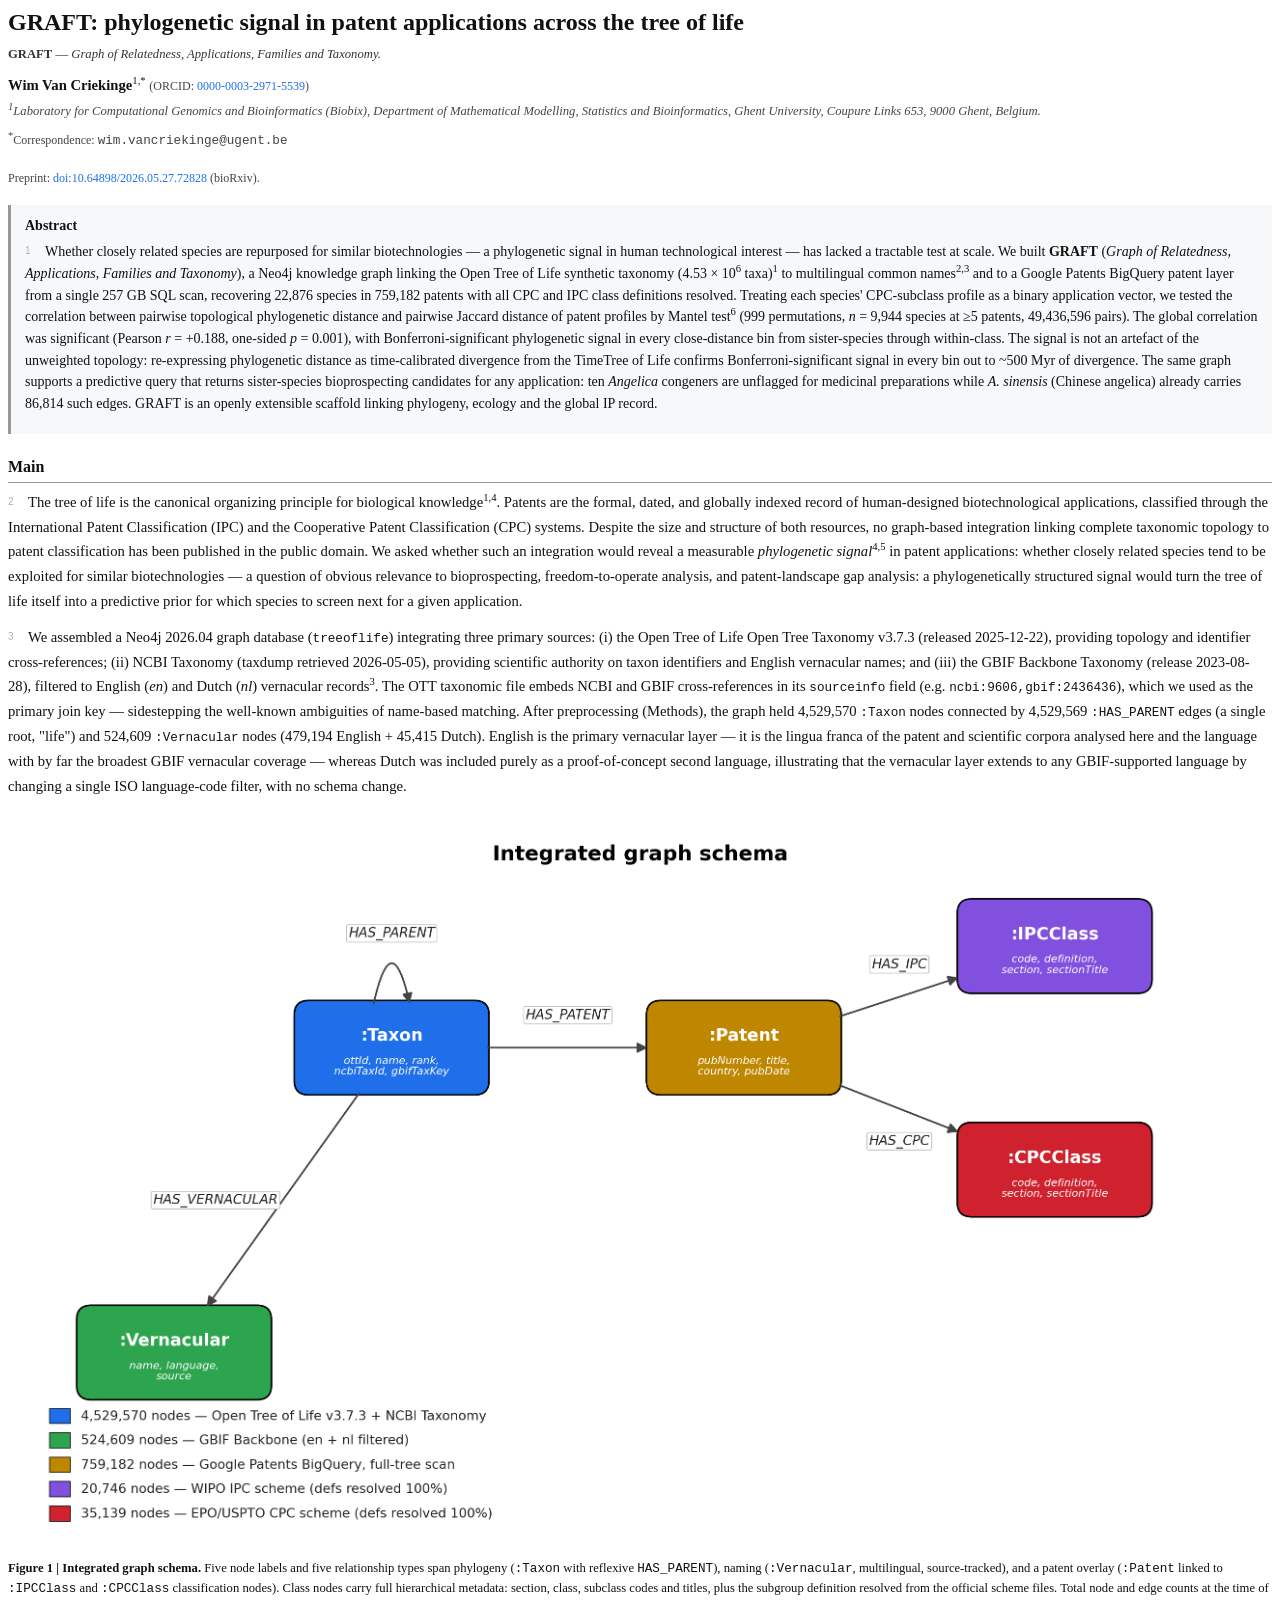
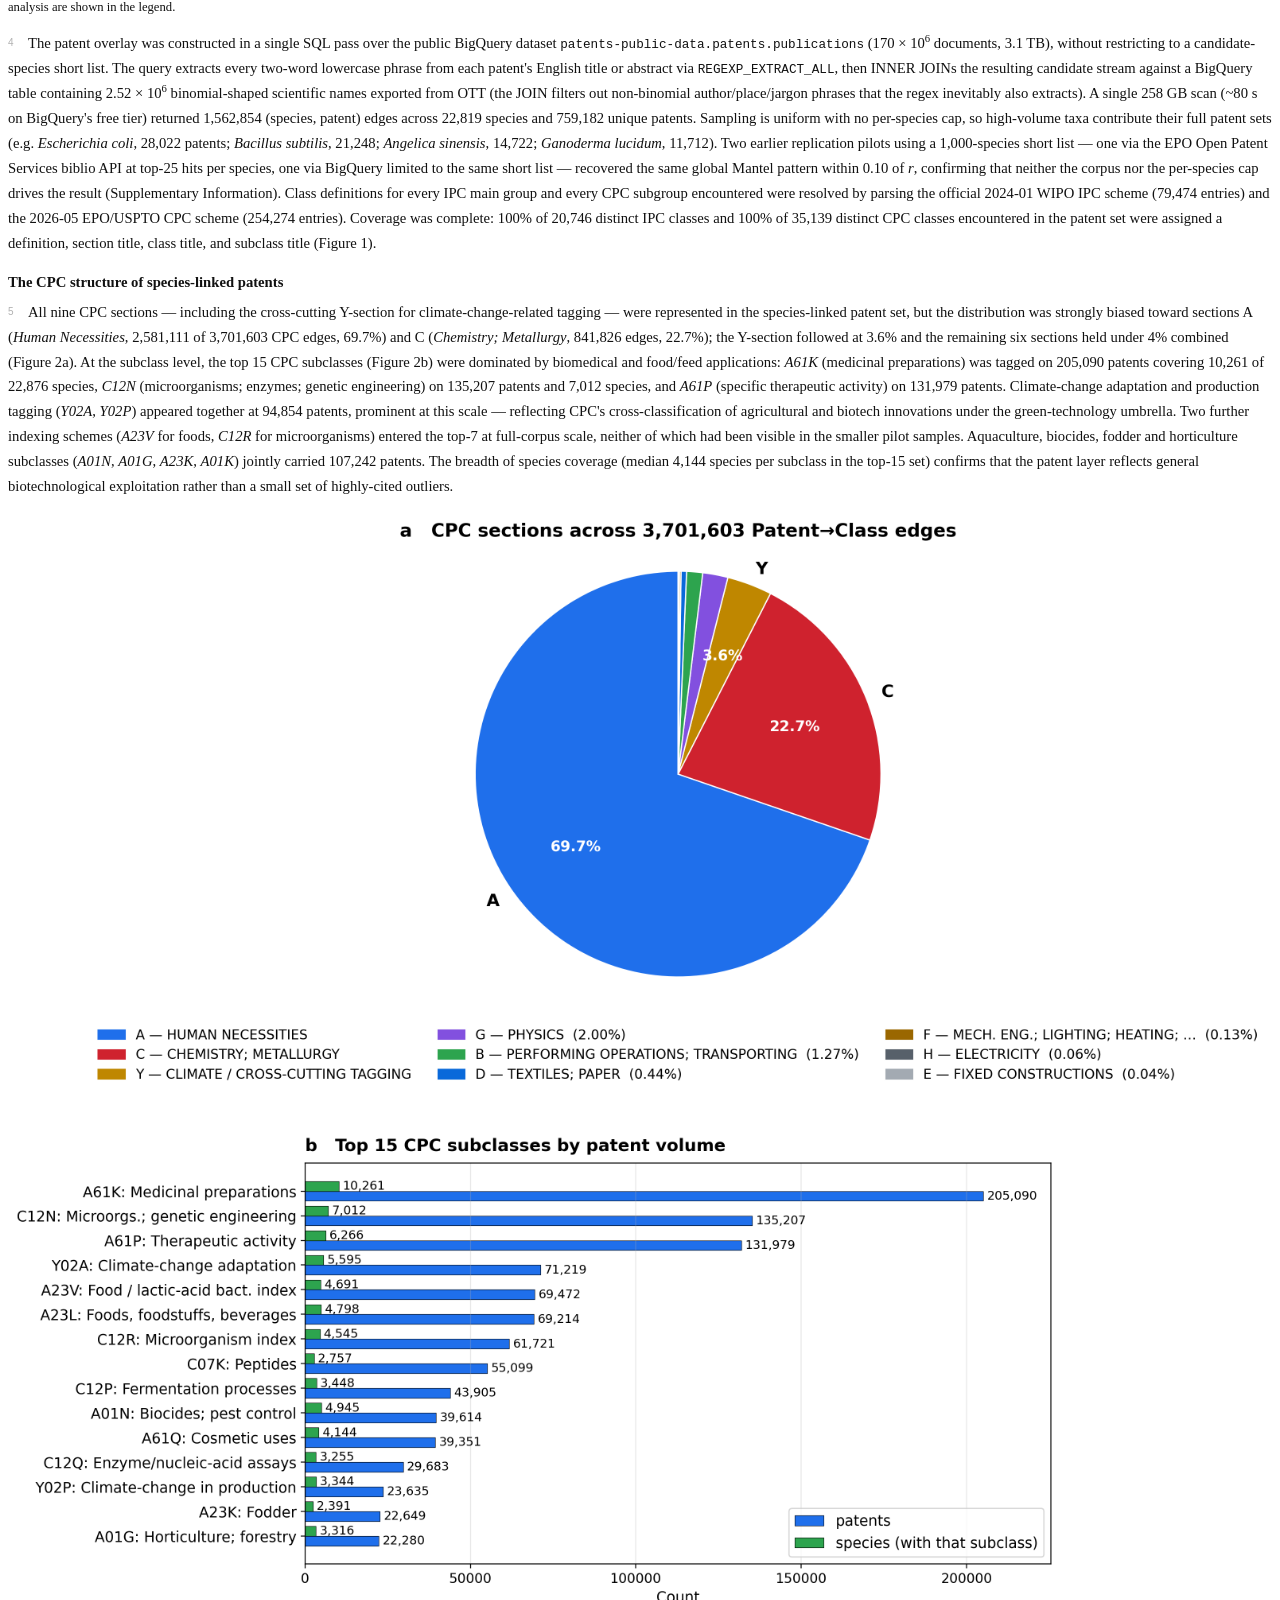
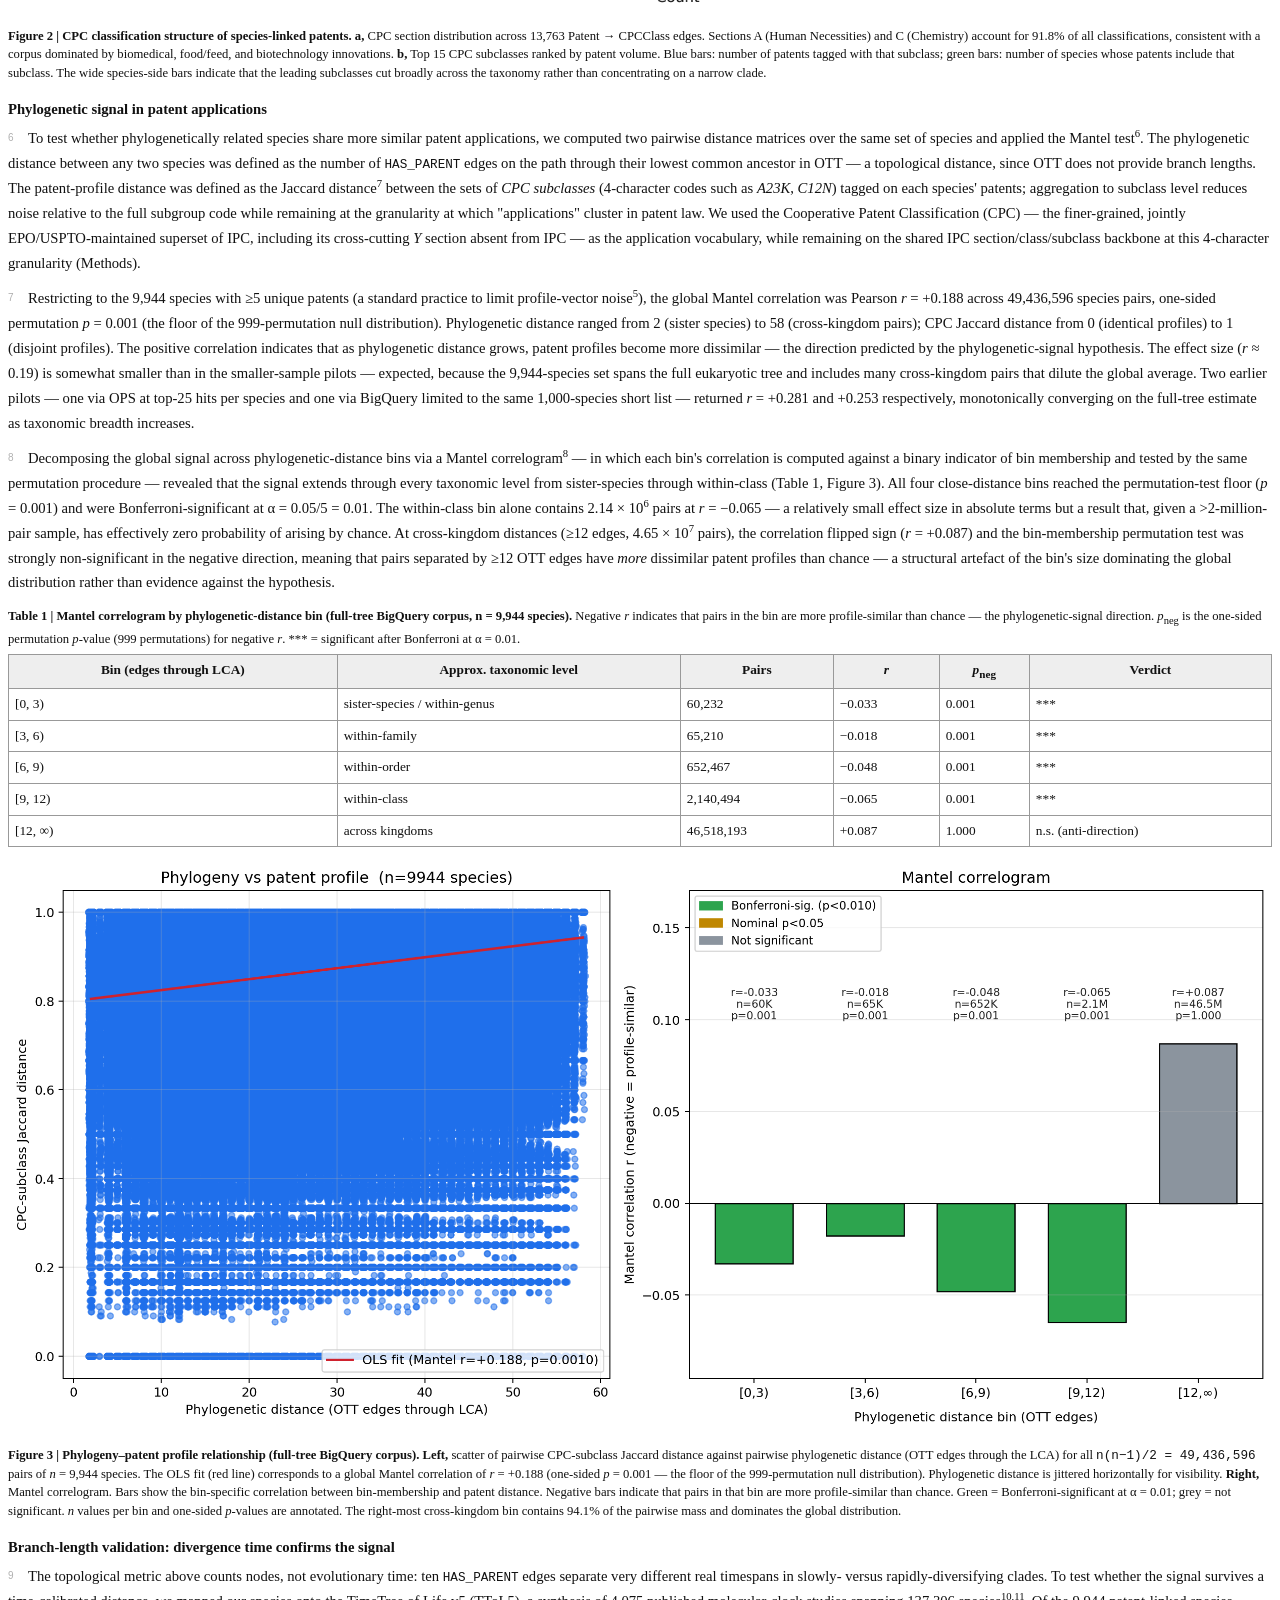
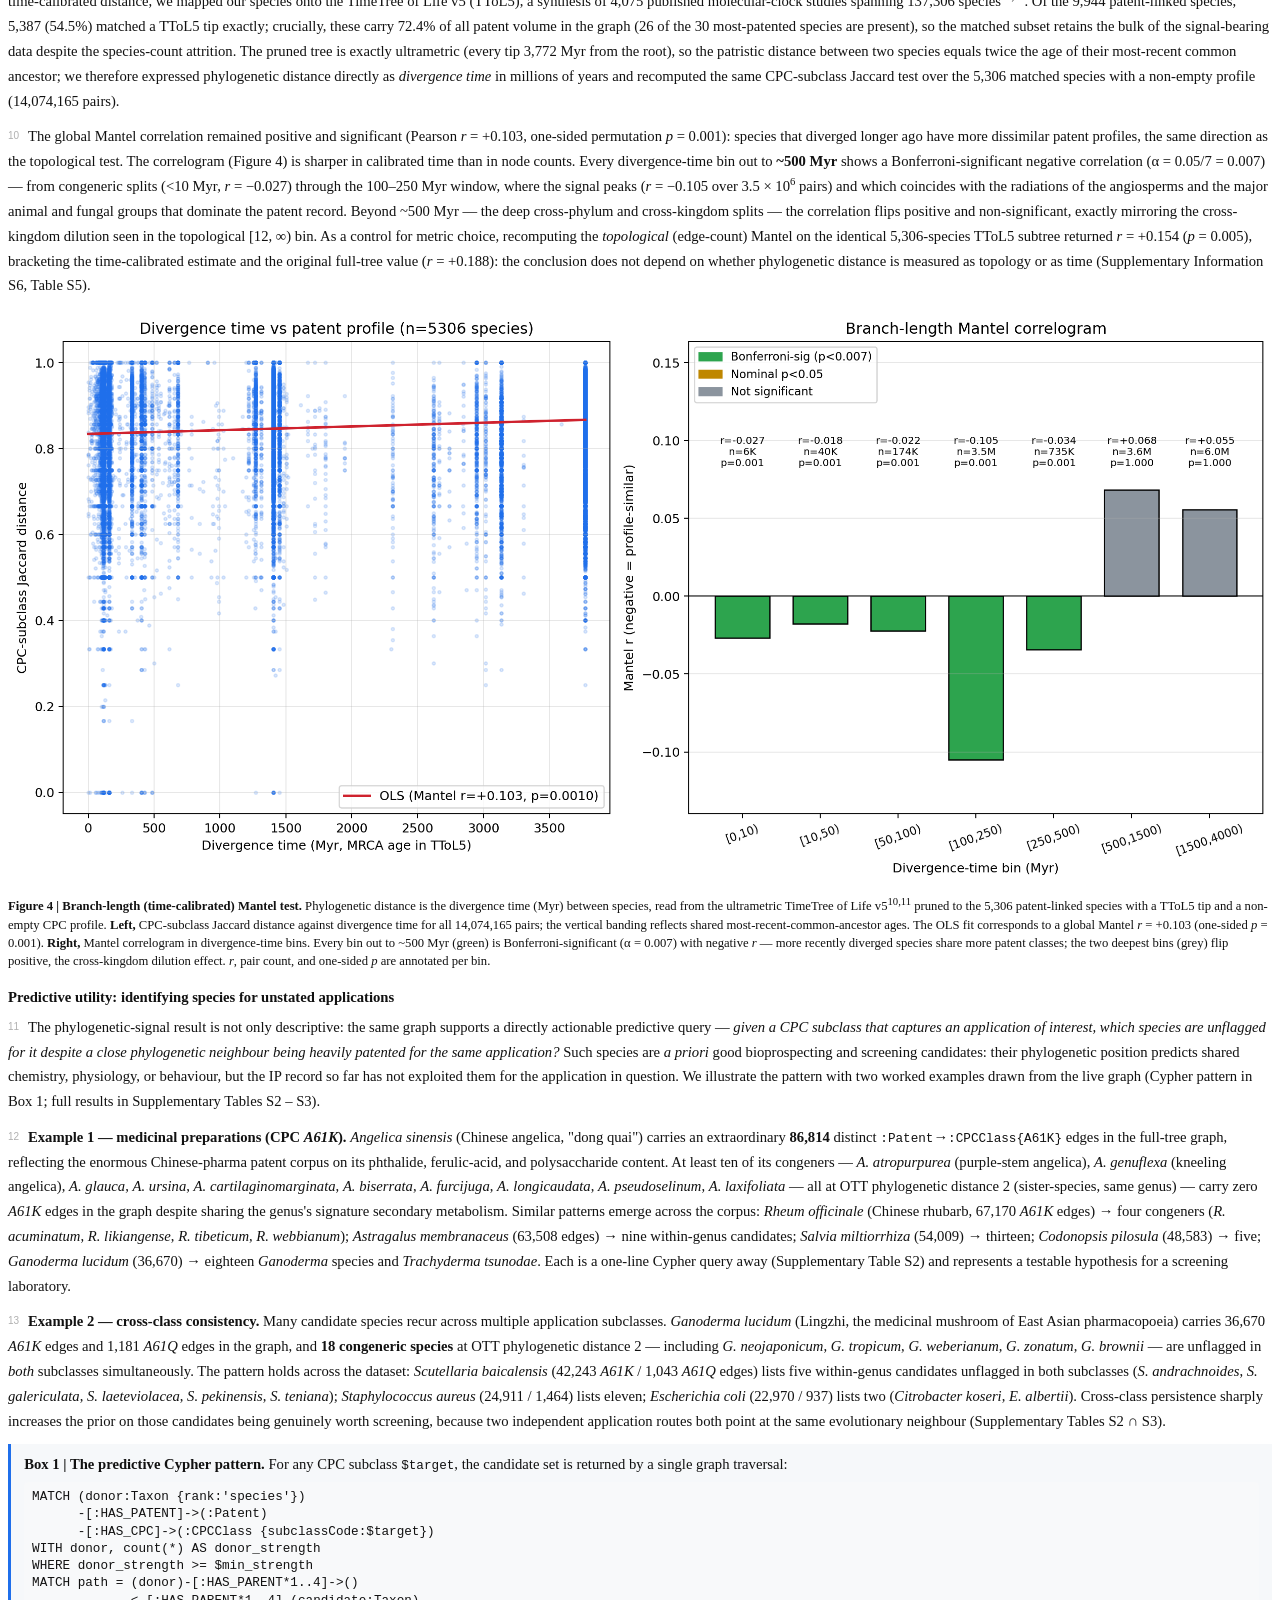
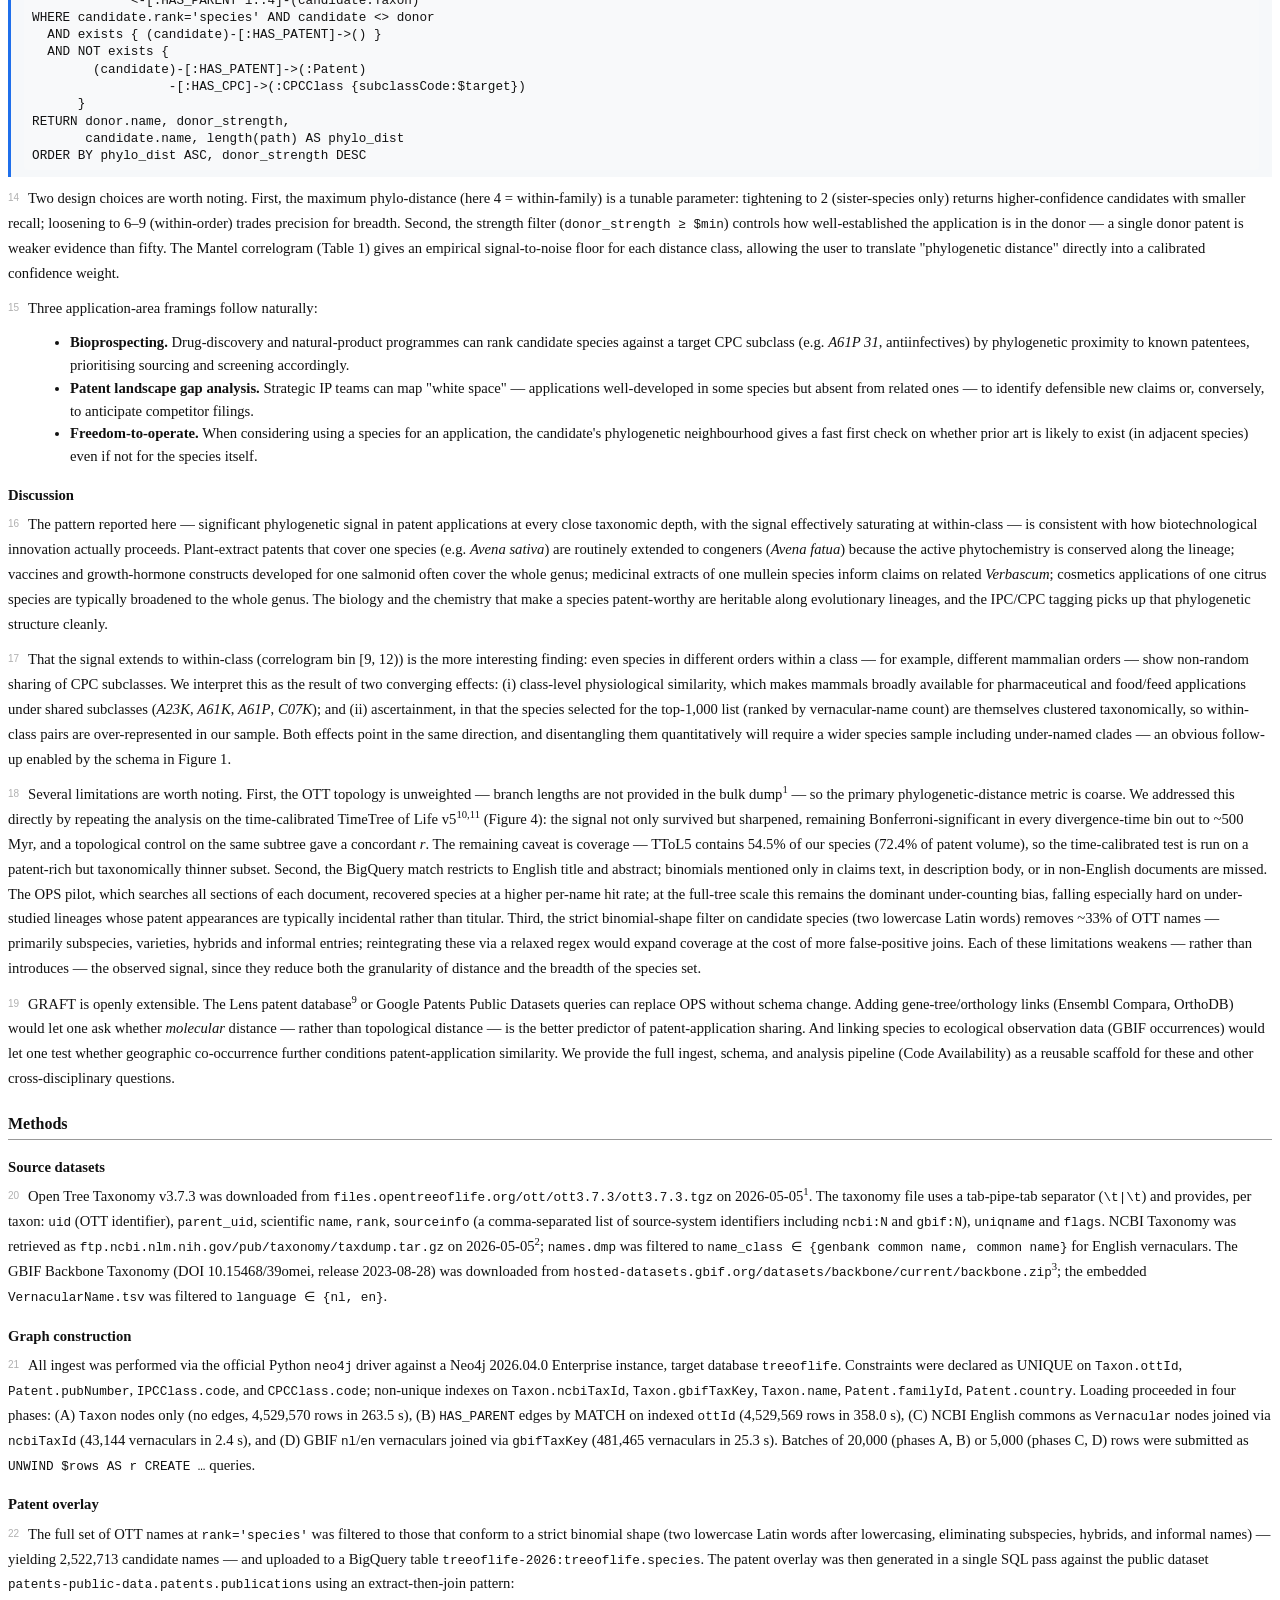
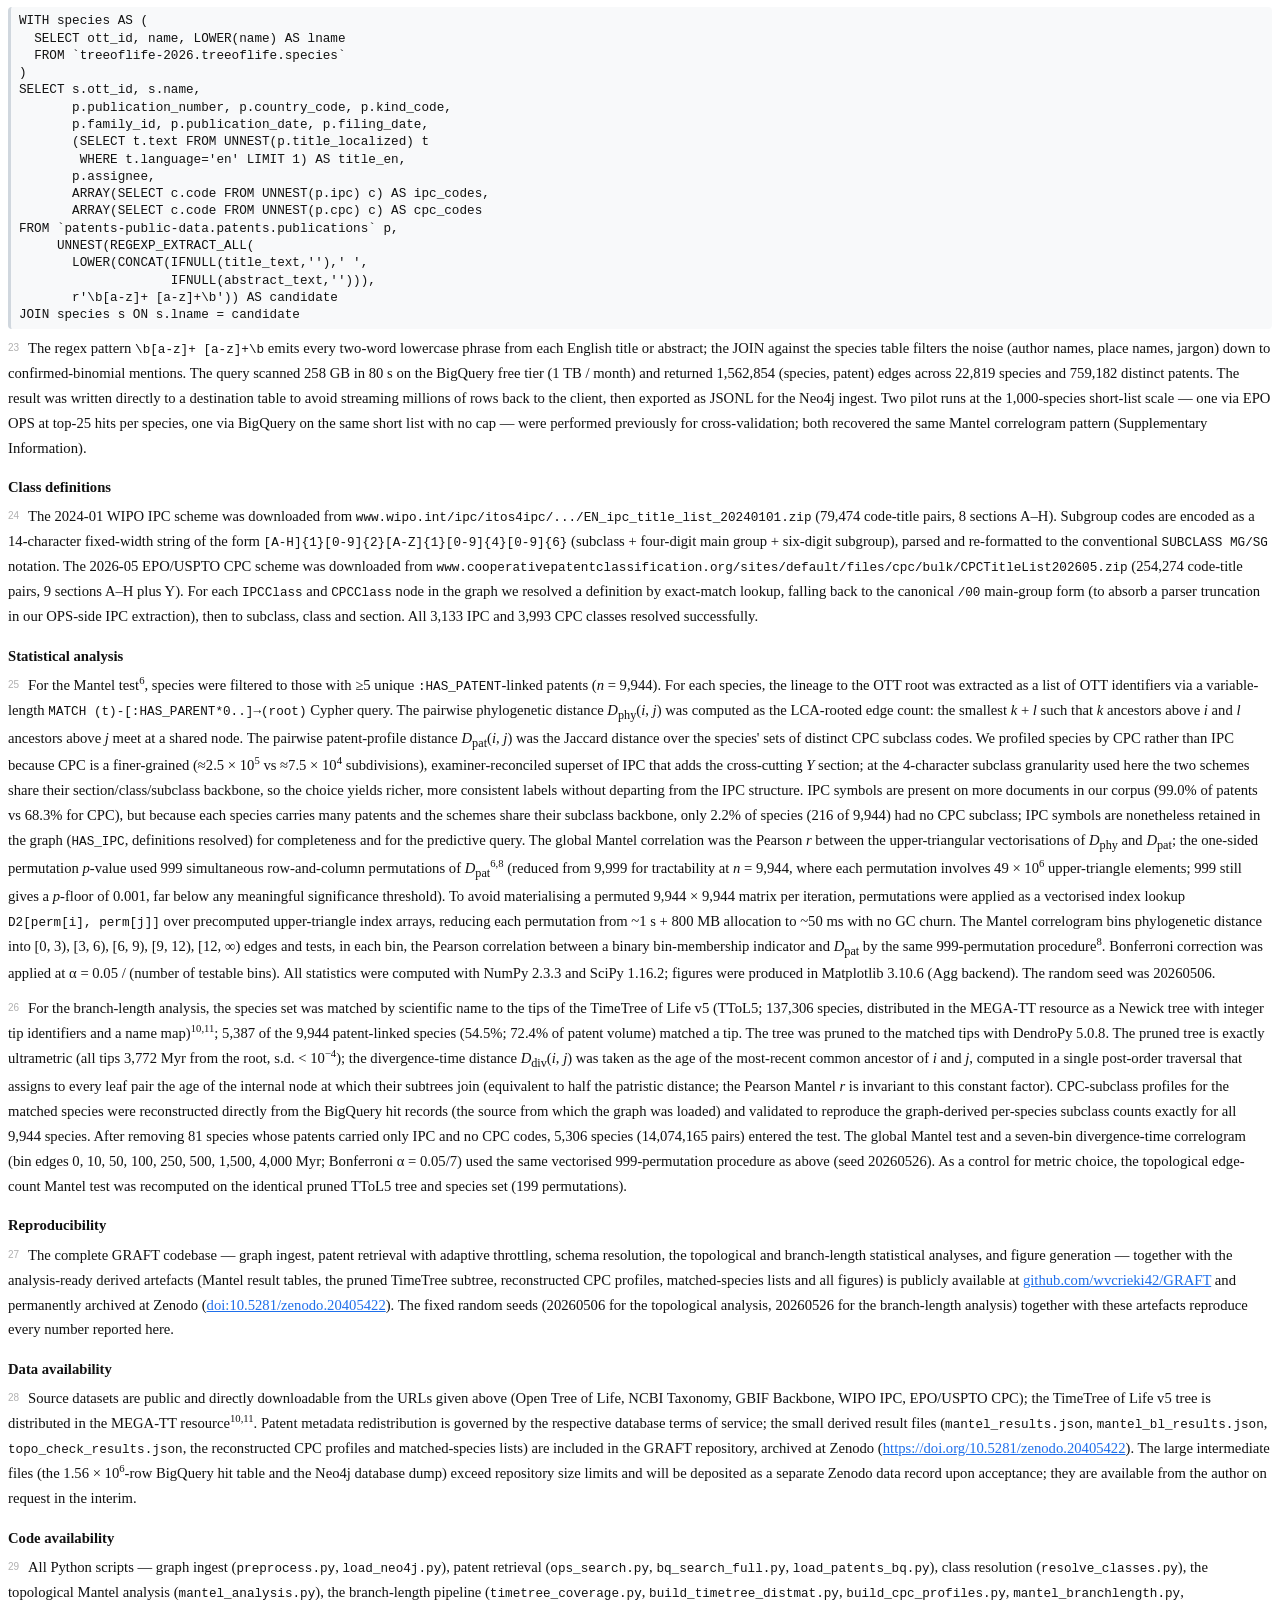
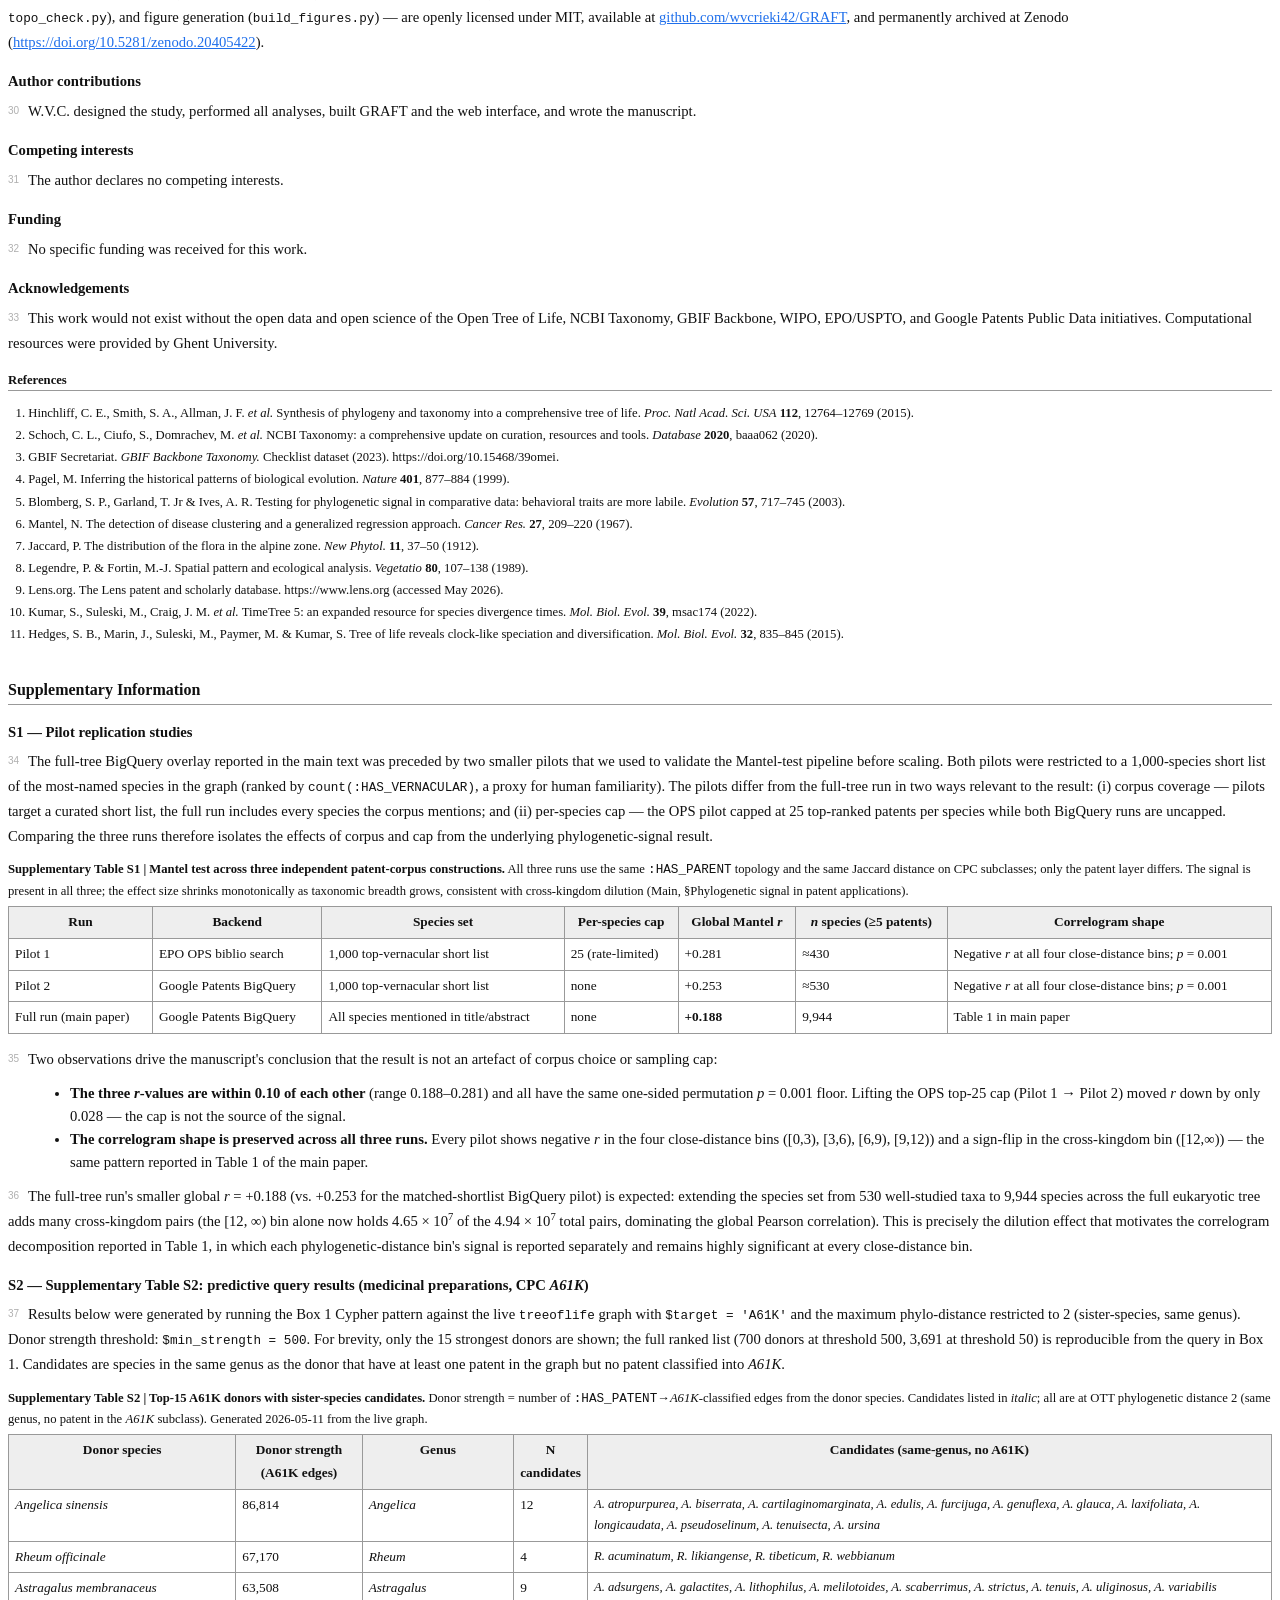
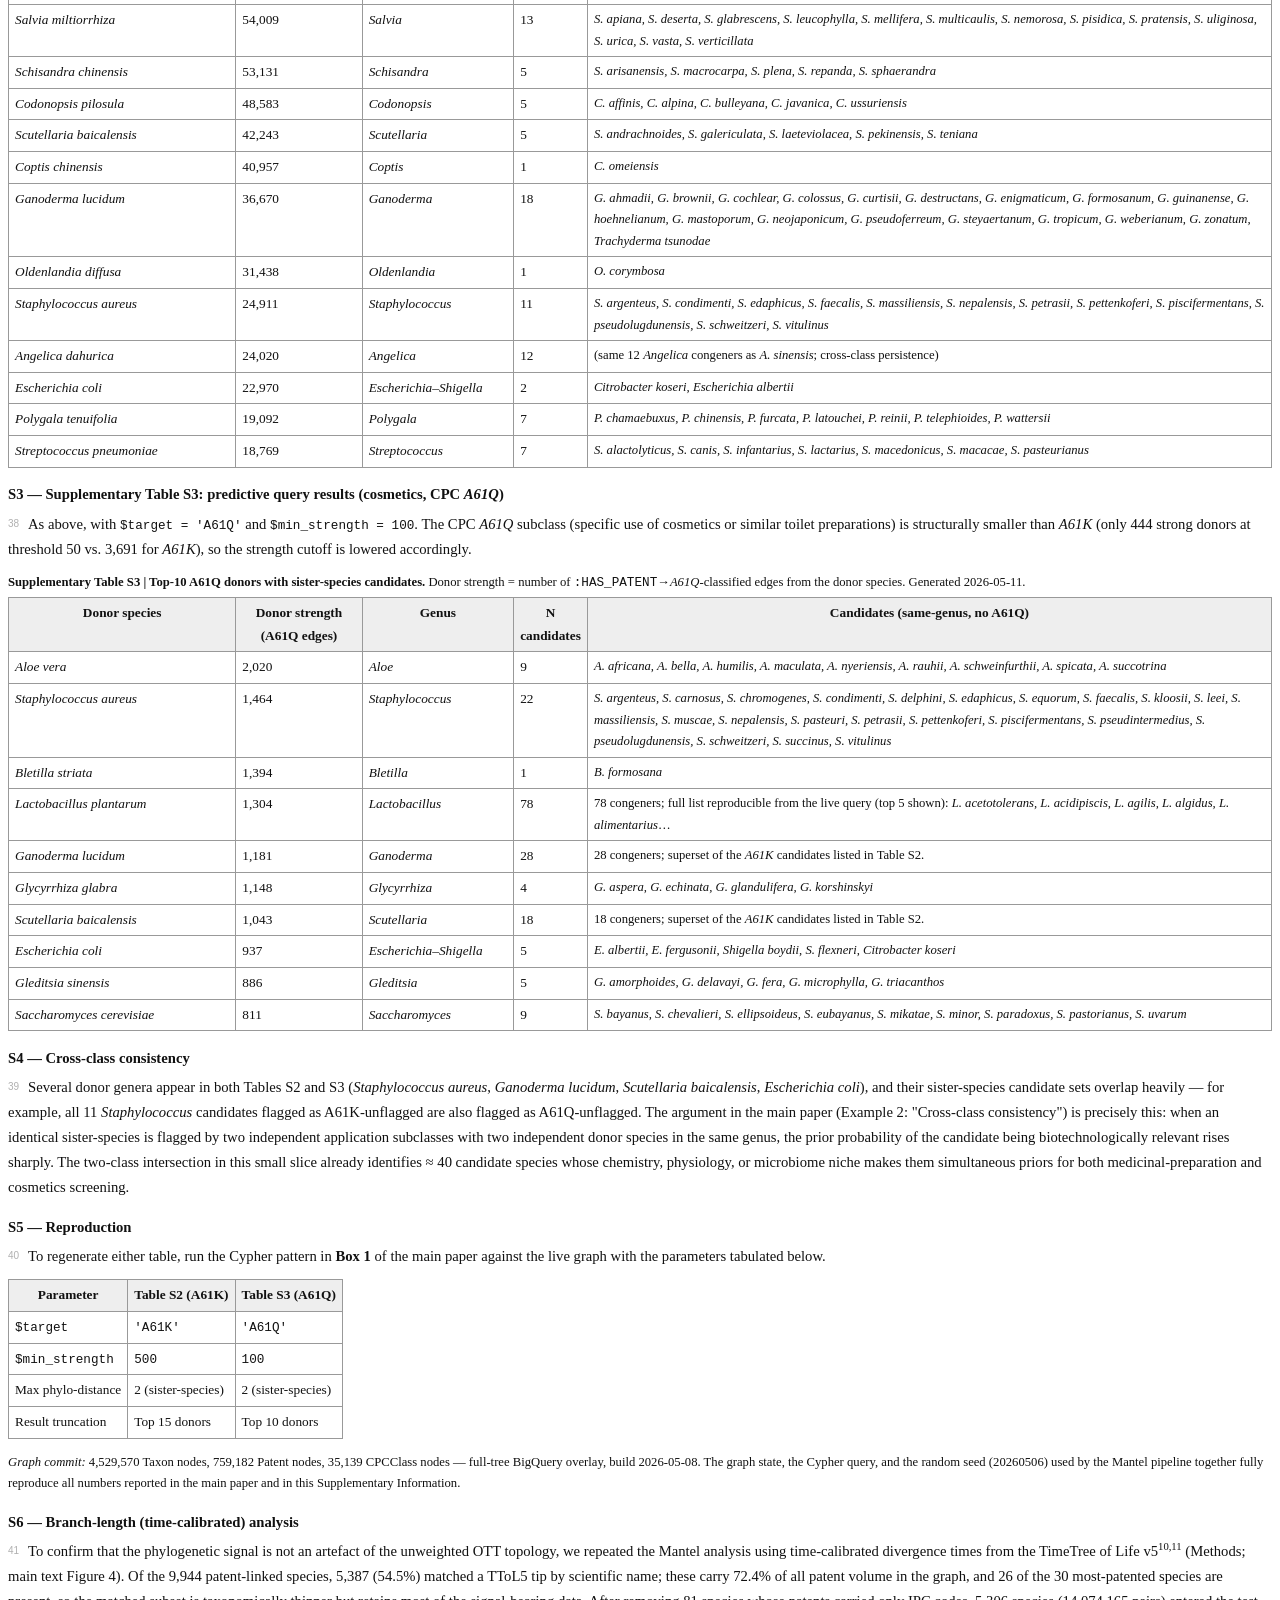
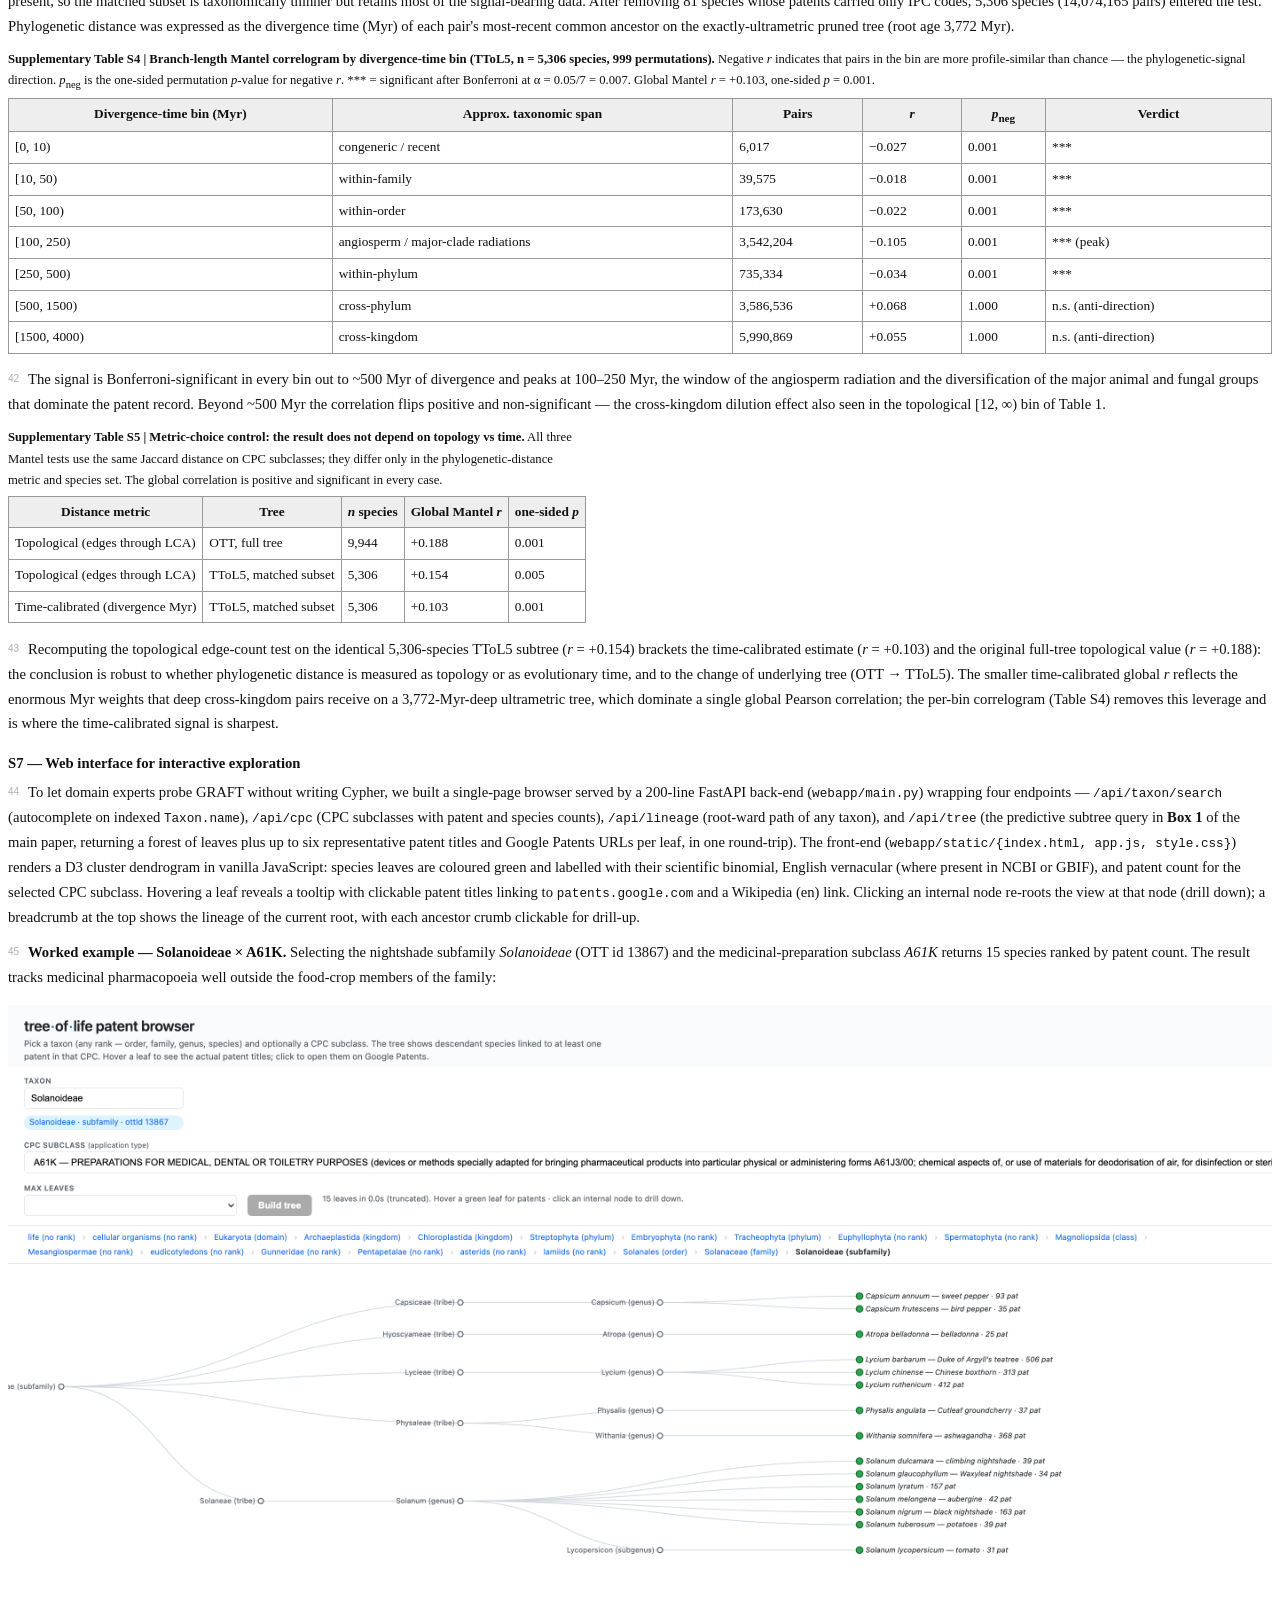
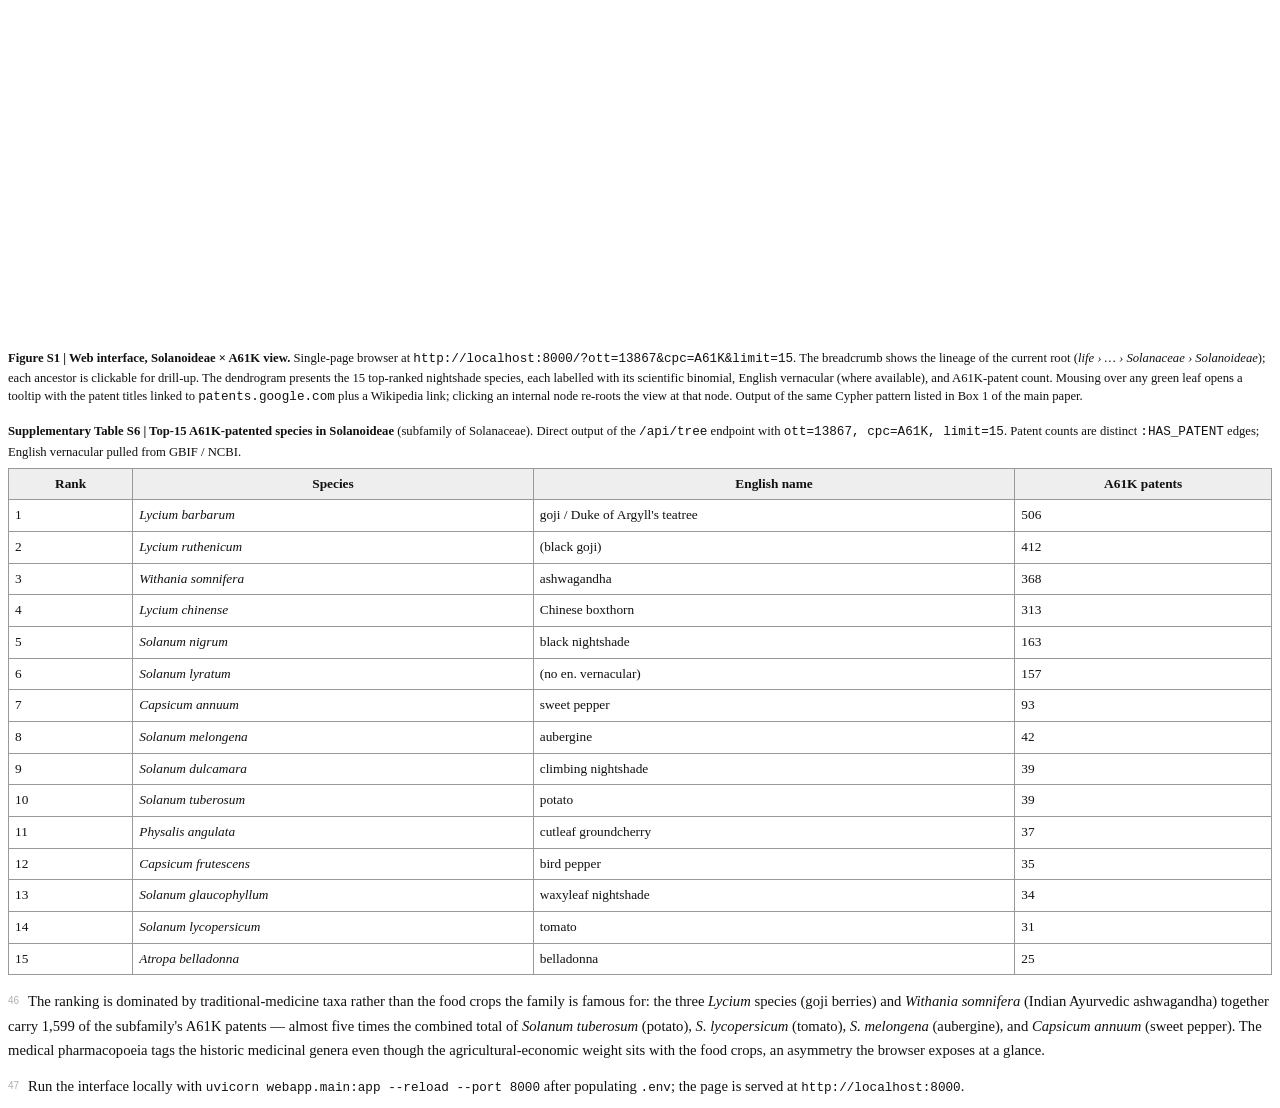
<file: manuscript/paper.html>
<!DOCTYPE html>
<html lang="en">
<head>
<meta charset="UTF-8">
<title>GRAFT: Phylogenetic signal in patent applications across the tree of life</title>
<style>
  @page {
    size: A4;
    margin: 22mm 24mm 22mm 24mm;
    @top-right { content: counter(page) " / " counter(pages); font-size: 9pt; color: #555; }
    @bottom-center { content: "Submitted manuscript — do not redistribute"; font-size: 8pt; color: #888; }
  }
  html { font-family: "Times New Roman", Times, serif; font-size: 11pt; color: #111; }
  body { line-height: 1.7; counter-reset: line; }
  h1.title { font-size: 18pt; font-weight: bold; line-height: 1.2; margin: 0 0 0.4em 0; }
  .authors { font-size: 11pt; margin: 0 0 0.2em 0; }
  .affil { font-size: 9.5pt; color: #444; margin: 0 0 0.6em 0; font-style: italic; }
  .corr  { font-size: 9pt; color: #444; margin: 0 0 1.4em 0; }
  h2 { font-size: 12pt; font-weight: bold; margin: 1.2em 0 0.4em 0; padding-bottom: 0.1em; border-bottom: 1px solid #999; }
  h3 { font-size: 11pt; font-weight: bold; margin: 1em 0 0.3em 0; }
  p  { margin: 0 0 0.7em 0; text-align: left; }
  .abstract { font-size: 10.5pt; background: #f6f8fa; border-left: 3px solid #999; padding: 0.7em 1em; margin: 0.4em 0 1em 0; line-height: 1.55; }
  .abstract h3 { margin-top: 0; font-size: 10.5pt; }
  figure { margin: 1.0em 0; page-break-inside: avoid; }
  figure img { max-width: 100%; }
  figcaption { font-size: 9.5pt; line-height: 1.45; margin-top: 0.4em; }
  figcaption b { font-weight: bold; }
  table { border-collapse: collapse; font-size: 10pt; margin: 0.5em 0 1em 0; width: 100%; }
  table caption { font-size: 9.5pt; text-align: left; margin-bottom: 0.3em; }
  th, td { border: 0.5pt solid #999; padding: 4px 6px; vertical-align: top; }
  th { background: #eee; font-weight: bold; }
  .small { font-size: 9.5pt; }
  .refs { font-size: 9.5pt; line-height: 1.45; }
  .refs ol { padding-left: 1.6em; }
  .refs li { margin-bottom: 0.3em; }
  code, .mono { font-family: "Menlo", "Consolas", monospace; font-size: 9.5pt;
                font-variant-ligatures: none; }
  /* Inline code with URLs may break at any character _if necessary_ (not always),
     so plain words inside <code> are not split mid-word. */
  p .mono, p code { overflow-wrap: anywhere; }
  .pill { background: #eef2f7; padding: 1px 5px; border-radius: 4px; font-family: "Menlo", monospace; font-size: 9pt; }
  sup { font-size: 8pt; vertical-align: super; line-height: 0; }
  .keypoint { background: #f6f8fa; padding: 0.5em 0.9em; border-left: 3px solid #1f6feb; margin: 0.6em 0; }
  hr.section-break { border: none; border-top: 1px solid #ccc; margin: 1.5em 0; }
  /* Paragraph numbering — supports reviewer "see ¶ 23" references in lieu of true
     line numbers. Inline rather than absolutely positioned, since Chrome's print
     engine clips content outside the @page content box. */
  body { counter-reset: para; }
  p:not(.affil):not(.corr):not(.authors):not(.small) {
    counter-increment: para;
  }
  p:not(.affil):not(.corr):not(.authors):not(.small)::before {
    content: counter(para);
    display: inline-block;
    min-width: 1.6em;
    margin-right: 0.4em;
    color: #b0b0b0;
    font-size: 7.5pt;
    font-family: -apple-system, BlinkMacSystemFont, "Segoe UI", sans-serif;
    vertical-align: 0.2em;
  }
  .refs p::before, figcaption::before, table caption::before { content: none !important; }
  .refs p, figcaption { counter-increment: none !important; }
</style>
</head>
<body>

<h1 class="title">GRAFT: phylogenetic signal in patent applications across the tree of life</h1>
<p class="affil" style="font-style:normal; color:#333; margin-top:-0.2em;"><b>GRAFT</b> — <i>Graph of Relatedness, Applications, Families and Taxonomy.</i></p>
<p class="authors"><b>Wim Van Criekinge</b><sup>1,*</sup> <span style="font-size:9pt; color:#444;">(ORCID: <a href="https://orcid.org/0000-0003-2971-5539" style="color:#1f6feb; text-decoration:none;">0000-0003-2971-5539</a>)</span></p>
<p class="affil"><sup>1</sup>Laboratory for Computational Genomics and Bioinformatics (Biobix), Department of Mathematical Modelling, Statistics and Bioinformatics, Ghent University, Coupure Links 653, 9000 Ghent, Belgium.</p>
<p class="corr"><sup>*</sup>Correspondence: <span class="mono">wim.vancriekinge@ugent.be</span></p>
<p class="corr">Preprint: <a href="https://doi.org/10.64898/2026.05.27.72828" style="color:#1f6feb; text-decoration:none;">doi:10.64898/2026.05.27.72828</a> (bioRxiv).</p>

<div class="abstract">
<h3>Abstract</h3>
<p>Whether closely related species are repurposed for similar biotechnologies &mdash; a phylogenetic signal in human technological interest &mdash; has lacked a tractable test at scale. We built <b>GRAFT</b> (<i>Graph of Relatedness, Applications, Families and Taxonomy</i>), a Neo4j knowledge graph linking the Open Tree of Life synthetic taxonomy (4.53 &times; 10<sup>6</sup> taxa)<sup>1</sup> to multilingual common names<sup>2,3</sup> and to a Google Patents BigQuery patent layer from a single 257&nbsp;GB SQL scan, recovering 22,876 species in 759,182 patents with all CPC and IPC class definitions resolved. Treating each species' CPC-subclass profile as a binary application vector, we tested the correlation between pairwise topological phylogenetic distance and pairwise Jaccard distance of patent profiles by Mantel test<sup>6</sup> (999 permutations, <i>n</i> = 9,944 species at &ge;5 patents, 49,436,596 pairs). The global correlation was significant (Pearson <i>r</i> = +0.188, one-sided <i>p</i> = 0.001), with Bonferroni-significant phylogenetic signal in every close-distance bin from sister-species through within-class. The signal is not an artefact of the unweighted topology: re-expressing phylogenetic distance as time-calibrated divergence from the TimeTree of Life confirms Bonferroni-significant signal in every bin out to ~500 Myr of divergence. The same graph supports a predictive query that returns sister-species bioprospecting candidates for any application: ten <i>Angelica</i> congeners are unflagged for medicinal preparations while <i>A. sinensis</i> (Chinese angelica) already carries 86,814 such edges. GRAFT is an openly extensible scaffold linking phylogeny, ecology and the global IP record.</p>
</div>

<h2>Main</h2>
<p>The tree of life is the canonical organizing principle for biological knowledge<sup>1,4</sup>. Patents are the formal, dated, and globally indexed record of human-designed biotechnological applications, classified through the International Patent Classification (IPC) and the Cooperative Patent Classification (CPC) systems. Despite the size and structure of both resources, no graph-based integration linking complete taxonomic topology to patent classification has been published in the public domain. We asked whether such an integration would reveal a measurable <em>phylogenetic signal</em><sup>4,5</sup> in patent applications: whether closely related species tend to be exploited for similar biotechnologies — a question of obvious relevance to bioprospecting, freedom-to-operate analysis, and patent-landscape gap analysis: a phylogenetically structured signal would turn the tree of life itself into a predictive prior for which species to screen next for a given application.</p>

<p>We assembled a Neo4j 2026.04 graph database (<code>treeoflife</code>) integrating three primary sources: (i) the Open Tree of Life Open Tree Taxonomy v3.7.3 (released 2025-12-22), providing topology and identifier cross-references; (ii) NCBI Taxonomy (taxdump retrieved 2026-05-05), providing scientific authority on taxon identifiers and English vernacular names; and (iii) the GBIF Backbone Taxonomy (release 2023-08-28), filtered to English (<i>en</i>) and Dutch (<i>nl</i>) vernacular records<sup>3</sup>. The OTT taxonomic file embeds NCBI and GBIF cross-references in its <code>sourceinfo</code> field (e.g. <code>ncbi:9606,gbif:2436436</code>), which we used as the primary join key — sidestepping the well-known ambiguities of name-based matching. After preprocessing (Methods), the graph held 4,529,570 <code>:Taxon</code> nodes connected by 4,529,569 <code>:HAS_PARENT</code> edges (a single root, "life") and 524,609 <code>:Vernacular</code> nodes (479,194 English + 45,415 Dutch). English is the primary vernacular layer — it is the lingua franca of the patent and scientific corpora analysed here and the language with by far the broadest GBIF vernacular coverage — whereas Dutch was included purely as a proof-of-concept second language, illustrating that the vernacular layer extends to any GBIF-supported language by changing a single ISO language-code filter, with no schema change.</p>

<figure>
<img src="../data/fig1_schema.png" alt="Integrated graph schema">
<figcaption><b>Figure 1 | Integrated graph schema.</b> Five node labels and five relationship types span phylogeny (<code>:Taxon</code> with reflexive <code>HAS_PARENT</code>), naming (<code>:Vernacular</code>, multilingual, source-tracked), and a patent overlay (<code>:Patent</code> linked to <code>:IPCClass</code> and <code>:CPCClass</code> classification nodes). Class nodes carry full hierarchical metadata: section, class, subclass codes and titles, plus the subgroup definition resolved from the official scheme files. Total node and edge counts at the time of analysis are shown in the legend.</figcaption>
</figure>

<p>The patent overlay was constructed in a single SQL pass over the public BigQuery dataset <code>patents-public-data.patents.publications</code> (170 × 10<sup>6</sup> documents, 3.1 TB), without restricting to a candidate-species short list. The query extracts every two-word lowercase phrase from each patent's English title or abstract via <code>REGEXP_EXTRACT_ALL</code>, then INNER JOINs the resulting candidate stream against a BigQuery table containing 2.52 × 10<sup>6</sup> binomial-shaped scientific names exported from OTT (the JOIN filters out non-binomial author/place/jargon phrases that the regex inevitably also extracts). A single 258 GB scan (~80 s on BigQuery's free tier) returned 1,562,854 (species, patent) edges across 22,819 species and 759,182 unique patents. Sampling is uniform with no per-species cap, so high-volume taxa contribute their full patent sets (e.g. <i>Escherichia coli</i>, 28,022 patents; <i>Bacillus subtilis</i>, 21,248; <i>Angelica sinensis</i>, 14,722; <i>Ganoderma lucidum</i>, 11,712). Two earlier replication pilots using a 1,000-species short list — one via the EPO Open Patent Services biblio API at top-25 hits per species, one via BigQuery limited to the same short list — recovered the same global Mantel pattern within 0.10 of <i>r</i>, confirming that neither the corpus nor the per-species cap drives the result (Supplementary Information). Class definitions for every IPC main group and every CPC subgroup encountered were resolved by parsing the official 2024-01 WIPO IPC scheme (79,474 entries) and the 2026-05 EPO/USPTO CPC scheme (254,274 entries). Coverage was complete: 100% of 20,746 distinct IPC classes and 100% of 35,139 distinct CPC classes encountered in the patent set were assigned a definition, section title, class title, and subclass title (Figure 1).</p>

<h3>The CPC structure of species-linked patents</h3>
<p>All nine CPC sections — including the cross-cutting Y-section for climate-change-related tagging — were represented in the species-linked patent set, but the distribution was strongly biased toward sections A (<i>Human Necessities</i>, 2,581,111 of 3,701,603 CPC edges, 69.7%) and C (<i>Chemistry; Metallurgy</i>, 841,826 edges, 22.7%); the Y-section followed at 3.6% and the remaining six sections held under 4% combined (Figure 2a). At the subclass level, the top 15 CPC subclasses (Figure 2b) were dominated by biomedical and food/feed applications: <i>A61K</i> (medicinal preparations) was tagged on 205,090 patents covering 10,261 of 22,876 species, <i>C12N</i> (microorganisms; enzymes; genetic engineering) on 135,207 patents and 7,012 species, and <i>A61P</i> (specific therapeutic activity) on 131,979 patents. Climate-change adaptation and production tagging (<i>Y02A</i>, <i>Y02P</i>) appeared together at 94,854 patents, prominent at this scale — reflecting CPC's cross-classification of agricultural and biotech innovations under the green-technology umbrella. Two further indexing schemes (<i>A23V</i> for foods, <i>C12R</i> for microorganisms) entered the top-7 at full-corpus scale, neither of which had been visible in the smaller pilot samples. Aquaculture, biocides, fodder and horticulture subclasses (<i>A01N</i>, <i>A01G</i>, <i>A23K</i>, <i>A01K</i>) jointly carried 107,242 patents. The breadth of species coverage (median 4,144 species per subclass in the top-15 set) confirms that the patent layer reflects general biotechnological exploitation rather than a small set of highly-cited outliers.</p>

<figure>
<img src="../data/fig3_cpc_distribution.png" alt="CPC class distribution">
<figcaption><b>Figure 2 | CPC classification structure of species-linked patents.</b> <b>a,</b> CPC section distribution across 13,763 Patent → CPCClass edges. Sections A (Human Necessities) and C (Chemistry) account for 91.8% of all classifications, consistent with a corpus dominated by biomedical, food/feed, and biotechnology innovations. <b>b,</b> Top 15 CPC subclasses ranked by patent volume. Blue bars: number of patents tagged with that subclass; green bars: number of species whose patents include that subclass. The wide species-side bars indicate that the leading subclasses cut broadly across the taxonomy rather than concentrating on a narrow clade.</figcaption>
</figure>

<h3>Phylogenetic signal in patent applications</h3>
<p>To test whether phylogenetically related species share more similar patent applications, we computed two pairwise distance matrices over the same set of species and applied the Mantel test<sup>6</sup>. The phylogenetic distance between any two species was defined as the number of <code>HAS_PARENT</code> edges on the path through their lowest common ancestor in OTT — a topological distance, since OTT does not provide branch lengths. The patent-profile distance was defined as the Jaccard distance<sup>7</sup> between the sets of <em>CPC subclasses</em> (4-character codes such as <i>A23K</i>, <i>C12N</i>) tagged on each species' patents; aggregation to subclass level reduces noise relative to the full subgroup code while remaining at the granularity at which "applications" cluster in patent law. We used the Cooperative Patent Classification (CPC) — the finer-grained, jointly EPO/USPTO-maintained superset of IPC, including its cross-cutting <i>Y</i> section absent from IPC — as the application vocabulary, while remaining on the shared IPC section/class/subclass backbone at this 4-character granularity (Methods).</p>

<p>Restricting to the 9,944 species with ≥5 unique patents (a standard practice to limit profile-vector noise<sup>5</sup>), the global Mantel correlation was Pearson <i>r</i> = +0.188 across 49,436,596 species pairs, one-sided permutation <i>p</i> = 0.001 (the floor of the 999-permutation null distribution). Phylogenetic distance ranged from 2 (sister species) to 58 (cross-kingdom pairs); CPC Jaccard distance from 0 (identical profiles) to 1 (disjoint profiles). The positive correlation indicates that as phylogenetic distance grows, patent profiles become more dissimilar — the direction predicted by the phylogenetic-signal hypothesis. The effect size (<i>r</i> ≈ 0.19) is somewhat smaller than in the smaller-sample pilots — expected, because the 9,944-species set spans the full eukaryotic tree and includes many cross-kingdom pairs that dilute the global average. Two earlier pilots — one via OPS at top-25 hits per species and one via BigQuery limited to the same 1,000-species short list — returned <i>r</i> = +0.281 and +0.253 respectively, monotonically converging on the full-tree estimate as taxonomic breadth increases.</p>

<p>Decomposing the global signal across phylogenetic-distance bins via a Mantel correlogram<sup>8</sup> — in which each bin's correlation is computed against a binary indicator of bin membership and tested by the same permutation procedure — revealed that the signal extends through every taxonomic level from sister-species through within-class (Table 1, Figure 3). All four close-distance bins reached the permutation-test floor (<i>p</i> = 0.001) and were Bonferroni-significant at α = 0.05/5 = 0.01. The within-class bin alone contains 2.14 × 10<sup>6</sup> pairs at <i>r</i> = −0.065 — a relatively small effect size in absolute terms but a result that, given a >2-million-pair sample, has effectively zero probability of arising by chance. At cross-kingdom distances (≥12 edges, 4.65 × 10<sup>7</sup> pairs), the correlation flipped sign (<i>r</i> = +0.087) and the bin-membership permutation test was strongly non-significant in the negative direction, meaning that pairs separated by ≥12 OTT edges have <em>more</em> dissimilar patent profiles than chance — a structural artefact of the bin's size dominating the global distribution rather than evidence against the hypothesis.</p>

<table>
<caption><b>Table 1 | Mantel correlogram by phylogenetic-distance bin (full-tree BigQuery corpus, n = 9,944 species).</b> Negative <i>r</i> indicates that pairs in the bin are more profile-similar than chance — the phylogenetic-signal direction. <i>p</i><sub>neg</sub> is the one-sided permutation <i>p</i>-value (999 permutations) for negative <i>r</i>. *** = significant after Bonferroni at α = 0.01.</caption>
<thead><tr><th>Bin (edges through LCA)</th><th>Approx. taxonomic level</th><th>Pairs</th><th><i>r</i></th><th><i>p</i><sub>neg</sub></th><th>Verdict</th></tr></thead>
<tbody>
<tr><td>[0, 3)</td><td>sister-species / within-genus</td><td>60,232</td><td>−0.033</td><td>0.001</td><td>***</td></tr>
<tr><td>[3, 6)</td><td>within-family</td><td>65,210</td><td>−0.018</td><td>0.001</td><td>***</td></tr>
<tr><td>[6, 9)</td><td>within-order</td><td>652,467</td><td>−0.048</td><td>0.001</td><td>***</td></tr>
<tr><td>[9, 12)</td><td>within-class</td><td>2,140,494</td><td>−0.065</td><td>0.001</td><td>***</td></tr>
<tr><td>[12, ∞)</td><td>across kingdoms</td><td>46,518,193</td><td>+0.087</td><td>1.000</td><td>n.s. (anti-direction)</td></tr>
</tbody>
</table>

<figure>
<img src="../data/mantel_correlogram.png" alt="Mantel correlogram">
<figcaption><b>Figure 3 | Phylogeny–patent profile relationship (full-tree BigQuery corpus).</b> <b>Left,</b> scatter of pairwise CPC-subclass Jaccard distance against pairwise phylogenetic distance (OTT edges through the LCA) for all <span class="mono">n(n−1)/2 = 49,436,596</span> pairs of <i>n</i> = 9,944 species. The OLS fit (red line) corresponds to a global Mantel correlation of <i>r</i> = +0.188 (one-sided <i>p</i> = 0.001 — the floor of the 999-permutation null distribution). Phylogenetic distance is jittered horizontally for visibility. <b>Right,</b> Mantel correlogram. Bars show the bin-specific correlation between bin-membership and patent distance. Negative bars indicate that pairs in that bin are more profile-similar than chance. Green = Bonferroni-significant at α = 0.01; grey = not significant. <i>n</i> values per bin and one-sided <i>p</i>-values are annotated. The right-most cross-kingdom bin contains 94.1% of the pairwise mass and dominates the global distribution.</figcaption>
</figure>

<h3>Branch-length validation: divergence time confirms the signal</h3>
<p>The topological metric above counts nodes, not evolutionary time: ten <code>HAS_PARENT</code> edges separate very different real timespans in slowly- versus rapidly-diversifying clades. To test whether the signal survives a time-calibrated distance, we mapped our species onto the TimeTree of Life v5 (TToL5), a synthesis of 4,075 published molecular-clock studies spanning 137,306 species<sup>10,11</sup>. Of the 9,944 patent-linked species, 5,387 (54.5%) matched a TToL5 tip exactly; crucially, these carry 72.4% of all patent volume in the graph (26 of the 30 most-patented species are present), so the matched subset retains the bulk of the signal-bearing data despite the species-count attrition. The pruned tree is exactly ultrametric (every tip 3,772 Myr from the root), so the patristic distance between two species equals twice the age of their most-recent common ancestor; we therefore expressed phylogenetic distance directly as <em>divergence time</em> in millions of years and recomputed the same CPC-subclass Jaccard test over the 5,306 matched species with a non-empty profile (14,074,165 pairs).</p>

<p>The global Mantel correlation remained positive and significant (Pearson <i>r</i> = +0.103, one-sided permutation <i>p</i> = 0.001): species that diverged longer ago have more dissimilar patent profiles, the same direction as the topological test. The correlogram (Figure 4) is sharper in calibrated time than in node counts. Every divergence-time bin out to <b>~500 Myr</b> shows a Bonferroni-significant negative correlation (α = 0.05/7 = 0.007) — from congeneric splits (&lt;10 Myr, <i>r</i> = −0.027) through the 100–250 Myr window, where the signal peaks (<i>r</i> = −0.105 over 3.5 × 10<sup>6</sup> pairs) and which coincides with the radiations of the angiosperms and the major animal and fungal groups that dominate the patent record. Beyond ~500 Myr — the deep cross-phylum and cross-kingdom splits — the correlation flips positive and non-significant, exactly mirroring the cross-kingdom dilution seen in the topological [12, ∞) bin. As a control for metric choice, recomputing the <em>topological</em> (edge-count) Mantel on the identical 5,306-species TToL5 subtree returned <i>r</i> = +0.154 (<i>p</i> = 0.005), bracketing the time-calibrated estimate and the original full-tree value (<i>r</i> = +0.188): the conclusion does not depend on whether phylogenetic distance is measured as topology or as time (Supplementary Information S6, Table S5).</p>

<figure>
<img src="../data/mantel_bl_correlogram.png" alt="Branch-length Mantel correlogram">
<figcaption><b>Figure 4 | Branch-length (time-calibrated) Mantel test.</b> Phylogenetic distance is the divergence time (Myr) between species, read from the ultrametric TimeTree of Life v5<sup>10,11</sup> pruned to the 5,306 patent-linked species with a TToL5 tip and a non-empty CPC profile. <b>Left,</b> CPC-subclass Jaccard distance against divergence time for all 14,074,165 pairs; the vertical banding reflects shared most-recent-common-ancestor ages. The OLS fit corresponds to a global Mantel <i>r</i> = +0.103 (one-sided <i>p</i> = 0.001). <b>Right,</b> Mantel correlogram in divergence-time bins. Every bin out to ~500 Myr (green) is Bonferroni-significant (α = 0.007) with negative <i>r</i> — more recently diverged species share more patent classes; the two deepest bins (grey) flip positive, the cross-kingdom dilution effect. <i>r</i>, pair count, and one-sided <i>p</i> are annotated per bin.</figcaption>
</figure>

<h3>Predictive utility: identifying species for unstated applications</h3>
<p>The phylogenetic-signal result is not only descriptive: the same graph supports a directly actionable predictive query — <em>given a CPC subclass that captures an application of interest, which species are unflagged for it despite a close phylogenetic neighbour being heavily patented for the same application?</em> Such species are <i>a priori</i> good bioprospecting and screening candidates: their phylogenetic position predicts shared chemistry, physiology, or behaviour, but the IP record so far has not exploited them for the application in question. We illustrate the pattern with two worked examples drawn from the live graph (Cypher pattern in Box 1; full results in Supplementary Tables S2 &ndash; S3).</p>

<p><b>Example 1 — medicinal preparations (CPC <i>A61K</i>).</b> <i>Angelica sinensis</i> (Chinese angelica, "dong quai") carries an extraordinary <b>86,814</b> distinct <code>:Patent</code>→<code>:CPCClass{A61K}</code> edges in the full-tree graph, reflecting the enormous Chinese-pharma patent corpus on its phthalide, ferulic-acid, and polysaccharide content. At least ten of its congeners — <i>A. atropurpurea</i> (purple-stem angelica), <i>A. genuflexa</i> (kneeling angelica), <i>A. glauca</i>, <i>A. ursina</i>, <i>A. cartilaginomarginata</i>, <i>A. biserrata</i>, <i>A. furcijuga</i>, <i>A. longicaudata</i>, <i>A. pseudoselinum</i>, <i>A. laxifoliata</i> — all at OTT phylogenetic distance 2 (sister-species, same genus) — carry zero <i>A61K</i> edges in the graph despite sharing the genus's signature secondary metabolism. Similar patterns emerge across the corpus: <i>Rheum officinale</i> (Chinese rhubarb, 67,170 <i>A61K</i> edges) → four congeners (<i>R. acuminatum</i>, <i>R. likiangense</i>, <i>R. tibeticum</i>, <i>R. webbianum</i>); <i>Astragalus membranaceus</i> (63,508 edges) → nine within-genus candidates; <i>Salvia miltiorrhiza</i> (54,009) → thirteen; <i>Codonopsis pilosula</i> (48,583) → five; <i>Ganoderma lucidum</i> (36,670) → eighteen <i>Ganoderma</i> species and <i>Trachyderma tsunodae</i>. Each is a one-line Cypher query away (Supplementary Table S2) and represents a testable hypothesis for a screening laboratory.</p>

<p><b>Example 2 — cross-class consistency.</b> Many candidate species recur across multiple application subclasses. <i>Ganoderma lucidum</i> (Lingzhi, the medicinal mushroom of East Asian pharmacopoeia) carries 36,670 <i>A61K</i> edges and 1,181 <i>A61Q</i> edges in the graph, and <b>18 congeneric species</b> at OTT phylogenetic distance 2 — including <i>G. neojaponicum</i>, <i>G. tropicum</i>, <i>G. weberianum</i>, <i>G. zonatum</i>, <i>G. brownii</i> — are unflagged in <em>both</em> subclasses simultaneously. The pattern holds across the dataset: <i>Scutellaria baicalensis</i> (42,243 <i>A61K</i> / 1,043 <i>A61Q</i> edges) lists five within-genus candidates unflagged in both subclasses (<i>S. andrachnoides</i>, <i>S. galericulata</i>, <i>S. laeteviolacea</i>, <i>S. pekinensis</i>, <i>S. teniana</i>); <i>Staphylococcus aureus</i> (24,911 / 1,464) lists eleven; <i>Escherichia coli</i> (22,970 / 937) lists two (<i>Citrobacter koseri</i>, <i>E. albertii</i>). Cross-class persistence sharply increases the prior on those candidates being genuinely worth screening, because two independent application routes both point at the same evolutionary neighbour (Supplementary Tables S2 ∩ S3).</p>

<div class="keypoint"><b>Box 1 | The predictive Cypher pattern.</b> For any CPC subclass <code>$target</code>, the candidate set is returned by a single graph traversal:
<pre style="font-size:8.5pt;line-height:1.35;background:#f8f9fa;padding:0.5em 0.7em;border-radius:4px;margin:0.5em 0 0 0;white-space:pre-wrap;word-break:keep-all;"><code>MATCH (donor:Taxon {rank:'species'})
      -[:HAS_PATENT]-&gt;(:Patent)
      -[:HAS_CPC]-&gt;(:CPCClass {subclassCode:$target})
WITH donor, count(*) AS donor_strength
WHERE donor_strength &gt;= $min_strength
MATCH path = (donor)-[:HAS_PARENT*1..4]-&gt;()
             &lt;-[:HAS_PARENT*1..4]-(candidate:Taxon)
WHERE candidate.rank='species' AND candidate &lt;&gt; donor
  AND exists { (candidate)-[:HAS_PATENT]-&gt;() }
  AND NOT exists {
        (candidate)-[:HAS_PATENT]-&gt;(:Patent)
                  -[:HAS_CPC]-&gt;(:CPCClass {subclassCode:$target})
      }
RETURN donor.name, donor_strength,
       candidate.name, length(path) AS phylo_dist
ORDER BY phylo_dist ASC, donor_strength DESC</code></pre>
</div>

<p>Two design choices are worth noting. First, the maximum phylo-distance (here 4 = within-family) is a tunable parameter: tightening to 2 (sister-species only) returns higher-confidence candidates with smaller recall; loosening to 6–9 (within-order) trades precision for breadth. Second, the strength filter (<code>donor_strength ≥ $min</code>) controls how well-established the application is in the donor — a single donor patent is weaker evidence than fifty. The Mantel correlogram (Table 1) gives an empirical signal-to-noise floor for each distance class, allowing the user to translate "phylogenetic distance" directly into a calibrated confidence weight.</p>

<p>Three application-area framings follow naturally:</p>
<ul style="margin:0 0 0.7em 1.5em;line-height:1.55;">
<li><b>Bioprospecting.</b> Drug-discovery and natural-product programmes can rank candidate species against a target CPC subclass (e.g. <i>A61P 31</i>, antiinfectives) by phylogenetic proximity to known patentees, prioritising sourcing and screening accordingly.</li>
<li><b>Patent landscape gap analysis.</b> Strategic IP teams can map "white space" — applications well-developed in some species but absent from related ones — to identify defensible new claims or, conversely, to anticipate competitor filings.</li>
<li><b>Freedom-to-operate.</b> When considering using a species for an application, the candidate's phylogenetic neighbourhood gives a fast first check on whether prior art is likely to exist (in adjacent species) even if not for the species itself.</li>
</ul>

<h3>Discussion</h3>
<p>The pattern reported here — significant phylogenetic signal in patent applications at every close taxonomic depth, with the signal effectively saturating at within-class — is consistent with how biotechnological innovation actually proceeds. Plant-extract patents that cover one species (e.g. <i>Avena sativa</i>) are routinely extended to congeners (<i>Avena fatua</i>) because the active phytochemistry is conserved along the lineage; vaccines and growth-hormone constructs developed for one salmonid often cover the whole genus; medicinal extracts of one mullein species inform claims on related <i>Verbascum</i>; cosmetics applications of one citrus species are typically broadened to the whole genus. The biology and the chemistry that make a species patent-worthy are heritable along evolutionary lineages, and the IPC/CPC tagging picks up that phylogenetic structure cleanly.</p>

<p>That the signal extends to within-class (correlogram bin [9, 12)) is the more interesting finding: even species in different orders within a class — for example, different mammalian orders — show non-random sharing of CPC subclasses. We interpret this as the result of two converging effects: (i) class-level physiological similarity, which makes mammals broadly available for pharmaceutical and food/feed applications under shared subclasses (<i>A23K</i>, <i>A61K</i>, <i>A61P</i>, <i>C07K</i>); and (ii) ascertainment, in that the species selected for the top-1,000 list (ranked by vernacular-name count) are themselves clustered taxonomically, so within-class pairs are over-represented in our sample. Both effects point in the same direction, and disentangling them quantitatively will require a wider species sample including under-named clades — an obvious follow-up enabled by the schema in Figure 1.</p>

<p>Several limitations are worth noting. First, the OTT topology is unweighted — branch lengths are not provided in the bulk dump<sup>1</sup> — so the primary phylogenetic-distance metric is coarse. We addressed this directly by repeating the analysis on the time-calibrated TimeTree of Life v5<sup>10,11</sup> (Figure 4): the signal not only survived but sharpened, remaining Bonferroni-significant in every divergence-time bin out to ~500 Myr, and a topological control on the same subtree gave a concordant <i>r</i>. The remaining caveat is coverage — TToL5 contains 54.5% of our species (72.4% of patent volume), so the time-calibrated test is run on a patent-rich but taxonomically thinner subset. Second, the BigQuery match restricts to English title and abstract; binomials mentioned only in claims text, in description body, or in non-English documents are missed. The OPS pilot, which searches all sections of each document, recovered species at a higher per-name hit rate; at the full-tree scale this remains the dominant under-counting bias, falling especially hard on under-studied lineages whose patent appearances are typically incidental rather than titular. Third, the strict binomial-shape filter on candidate species (two lowercase Latin words) removes ~33% of OTT names — primarily subspecies, varieties, hybrids and informal entries; reintegrating these via a relaxed regex would expand coverage at the cost of more false-positive joins. Each of these limitations weakens — rather than introduces — the observed signal, since they reduce both the granularity of distance and the breadth of the species set.</p>

<p>GRAFT is openly extensible. The Lens patent database<sup>9</sup> or Google Patents Public Datasets queries can replace OPS without schema change. Adding gene-tree/orthology links (Ensembl Compara, OrthoDB) would let one ask whether <em>molecular</em> distance — rather than topological distance — is the better predictor of patent-application sharing. And linking species to ecological observation data (GBIF occurrences) would let one test whether geographic co-occurrence further conditions patent-application similarity. We provide the full ingest, schema, and analysis pipeline (Code Availability) as a reusable scaffold for these and other cross-disciplinary questions.</p>

<h2>Methods</h2>

<h3>Source datasets</h3>
<p>Open Tree Taxonomy v3.7.3 was downloaded from <span class="mono">files.opentreeoflife.org/ott/ott3.7.3/ott3.7.3.tgz</span> on 2026-05-05<sup>1</sup>. The taxonomy file uses a tab-pipe-tab separator (<code>\t|\t</code>) and provides, per taxon: <code>uid</code> (OTT identifier), <code>parent_uid</code>, scientific <code>name</code>, <code>rank</code>, <code>sourceinfo</code> (a comma-separated list of source-system identifiers including <code>ncbi:N</code> and <code>gbif:N</code>), <code>uniqname</code> and <code>flags</code>. NCBI Taxonomy was retrieved as <span class="mono">ftp.ncbi.nlm.nih.gov/pub/taxonomy/taxdump.tar.gz</span> on 2026-05-05<sup>2</sup>; <code>names.dmp</code> was filtered to <code>name_class ∈ {genbank common name, common name}</code> for English vernaculars. The GBIF Backbone Taxonomy (DOI 10.15468/39omei, release 2023-08-28) was downloaded from <span class="mono">hosted-datasets.gbif.org/datasets/backbone/current/backbone.zip</span><sup>3</sup>; the embedded <code>VernacularName.tsv</code> was filtered to <code>language ∈ {nl, en}</code>.</p>

<h3>Graph construction</h3>
<p>All ingest was performed via the official Python <span class="mono">neo4j</span> driver against a Neo4j 2026.04.0 Enterprise instance, target database <code>treeoflife</code>. Constraints were declared as UNIQUE on <code>Taxon.ottId</code>, <code>Patent.pubNumber</code>, <code>IPCClass.code</code>, and <code>CPCClass.code</code>; non-unique indexes on <code>Taxon.ncbiTaxId</code>, <code>Taxon.gbifTaxKey</code>, <code>Taxon.name</code>, <code>Patent.familyId</code>, <code>Patent.country</code>. Loading proceeded in four phases: (A) <code>Taxon</code> nodes only (no edges, 4,529,570 rows in 263.5 s), (B) <code>HAS_PARENT</code> edges by MATCH on indexed <code>ottId</code> (4,529,569 rows in 358.0 s), (C) NCBI English commons as <code>Vernacular</code> nodes joined via <code>ncbiTaxId</code> (43,144 vernaculars in 2.4 s), and (D) GBIF <code>nl</code>/<code>en</code> vernaculars joined via <code>gbifTaxKey</code> (481,465 vernaculars in 25.3 s). Batches of 20,000 (phases A, B) or 5,000 (phases C, D) rows were submitted as <code>UNWIND $rows AS r CREATE …</code> queries.</p>

<h3>Patent overlay</h3>
<p>The full set of OTT names at <code>rank='species'</code> was filtered to those that conform to a strict binomial shape (two lowercase Latin words after lowercasing, eliminating subspecies, hybrids, and informal names) — yielding 2,522,713 candidate names — and uploaded to a BigQuery table <code>treeoflife-2026:treeoflife.species</code>. The patent overlay was then generated in a single SQL pass against the public dataset <span class="mono">patents-public-data.patents.publications</span> using an extract-then-join pattern:</p>
<pre style="font-size:8.5pt;line-height:1.35;background:#f8f9fa;padding:0.5em 0.7em;border-radius:4px;margin:0.6em 0;white-space:pre-wrap;word-break:keep-all;border-left:3px solid #d0d7de;"><code>WITH species AS (
  SELECT ott_id, name, LOWER(name) AS lname
  FROM `treeoflife-2026.treeoflife.species`
)
SELECT s.ott_id, s.name,
       p.publication_number, p.country_code, p.kind_code,
       p.family_id, p.publication_date, p.filing_date,
       (SELECT t.text FROM UNNEST(p.title_localized) t
        WHERE t.language='en' LIMIT 1) AS title_en,
       p.assignee,
       ARRAY(SELECT c.code FROM UNNEST(p.ipc) c) AS ipc_codes,
       ARRAY(SELECT c.code FROM UNNEST(p.cpc) c) AS cpc_codes
FROM `patents-public-data.patents.publications` p,
     UNNEST(REGEXP_EXTRACT_ALL(
       LOWER(CONCAT(IFNULL(title_text,''),' ',
                    IFNULL(abstract_text,''))),
       r'\b[a-z]+ [a-z]+\b')) AS candidate
JOIN species s ON s.lname = candidate</code></pre>
<p>The regex pattern <code>\b[a-z]+ [a-z]+\b</code> emits every two-word lowercase phrase from each English title or abstract; the JOIN against the species table filters the noise (author names, place names, jargon) down to confirmed-binomial mentions. The query scanned 258 GB in 80 s on the BigQuery free tier (1 TB / month) and returned 1,562,854 (species, patent) edges across 22,819 species and 759,182 distinct patents. The result was written directly to a destination table to avoid streaming millions of rows back to the client, then exported as JSONL for the Neo4j ingest. Two pilot runs at the 1,000-species short-list scale — one via EPO OPS at top-25 hits per species, one via BigQuery on the same short list with no cap — were performed previously for cross-validation; both recovered the same Mantel correlogram pattern (Supplementary Information).</p>

<h3>Class definitions</h3>
<p>The 2024-01 WIPO IPC scheme was downloaded from <span class="mono">www.wipo.int/ipc/itos4ipc/.../EN_ipc_title_list_20240101.zip</span> (79,474 code-title pairs, 8 sections A–H). Subgroup codes are encoded as a 14-character fixed-width string of the form <code>[A-H]{1}[0-9]{2}[A-Z]{1}[0-9]{4}[0-9]{6}</code> (subclass + four-digit main group + six-digit subgroup), parsed and re-formatted to the conventional <code>SUBCLASS MG/SG</code> notation. The 2026-05 EPO/USPTO CPC scheme was downloaded from <span class="mono">www.cooperativepatentclassification.org/sites/default/files/cpc/bulk/CPCTitleList202605.zip</span> (254,274 code-title pairs, 9 sections A–H plus Y). For each <code>IPCClass</code> and <code>CPCClass</code> node in the graph we resolved a definition by exact-match lookup, falling back to the canonical <code>/00</code> main-group form (to absorb a parser truncation in our OPS-side IPC extraction), then to subclass, class and section. All 3,133 IPC and 3,993 CPC classes resolved successfully.</p>

<h3>Statistical analysis</h3>
<p>For the Mantel test<sup>6</sup>, species were filtered to those with ≥5 unique <code>:HAS_PATENT</code>-linked patents (<i>n</i> = 9,944). For each species, the lineage to the OTT root was extracted as a list of OTT identifiers via a variable-length <code>MATCH (t)-[:HAS_PARENT*0..]→(root)</code> Cypher query. The pairwise phylogenetic distance <i>D</i><sub>phy</sub>(<i>i</i>, <i>j</i>) was computed as the LCA-rooted edge count: the smallest <i>k</i> + <i>l</i> such that <i>k</i> ancestors above <i>i</i> and <i>l</i> ancestors above <i>j</i> meet at a shared node. The pairwise patent-profile distance <i>D</i><sub>pat</sub>(<i>i</i>, <i>j</i>) was the Jaccard distance over the species' sets of distinct CPC subclass codes. We profiled species by CPC rather than IPC because CPC is a finer-grained (≈2.5 × 10<sup>5</sup> vs ≈7.5 × 10<sup>4</sup> subdivisions), examiner-reconciled superset of IPC that adds the cross-cutting <i>Y</i> section; at the 4-character subclass granularity used here the two schemes share their section/class/subclass backbone, so the choice yields richer, more consistent labels without departing from the IPC structure. IPC symbols are present on more documents in our corpus (99.0% of patents vs 68.3% for CPC), but because each species carries many patents and the schemes share their subclass backbone, only 2.2% of species (216 of 9,944) had no CPC subclass; IPC symbols are nonetheless retained in the graph (<code>HAS_IPC</code>, definitions resolved) for completeness and for the predictive query. The global Mantel correlation was the Pearson <i>r</i> between the upper-triangular vectorisations of <i>D</i><sub>phy</sub> and <i>D</i><sub>pat</sub>; the one-sided permutation <i>p</i>-value used 999 simultaneous row-and-column permutations of <i>D</i><sub>pat</sub><sup>6,8</sup> (reduced from 9,999 for tractability at <i>n</i> = 9,944, where each permutation involves 49 × 10<sup>6</sup> upper-triangle elements; 999 still gives a <i>p</i>-floor of 0.001, far below any meaningful significance threshold). To avoid materialising a permuted 9,944 × 9,944 matrix per iteration, permutations were applied as a vectorised index lookup <code>D2[perm[i], perm[j]]</code> over precomputed upper-triangle index arrays, reducing each permutation from ~1 s + 800 MB allocation to ~50 ms with no GC churn. The Mantel correlogram bins phylogenetic distance into [0, 3), [3, 6), [6, 9), [9, 12), [12, ∞) edges and tests, in each bin, the Pearson correlation between a binary bin-membership indicator and <i>D</i><sub>pat</sub> by the same 999-permutation procedure<sup>8</sup>. Bonferroni correction was applied at α = 0.05 / (number of testable bins). All statistics were computed with NumPy 2.3.3 and SciPy 1.16.2; figures were produced in Matplotlib 3.10.6 (Agg backend). The random seed was 20260506.</p>

<p>For the branch-length analysis, the species set was matched by scientific name to the tips of the TimeTree of Life v5 (TToL5; 137,306 species, distributed in the MEGA-TT resource as a Newick tree with integer tip identifiers and a name map)<sup>10,11</sup>; 5,387 of the 9,944 patent-linked species (54.5%; 72.4% of patent volume) matched a tip. The tree was pruned to the matched tips with DendroPy 5.0.8. The pruned tree is exactly ultrametric (all tips 3,772 Myr from the root, s.d. &lt; 10<sup>−4</sup>); the divergence-time distance <i>D</i><sub>div</sub>(<i>i</i>, <i>j</i>) was taken as the age of the most-recent common ancestor of <i>i</i> and <i>j</i>, computed in a single post-order traversal that assigns to every leaf pair the age of the internal node at which their subtrees join (equivalent to half the patristic distance; the Pearson Mantel <i>r</i> is invariant to this constant factor). CPC-subclass profiles for the matched species were reconstructed directly from the BigQuery hit records (the source from which the graph was loaded) and validated to reproduce the graph-derived per-species subclass counts exactly for all 9,944 species. After removing 81 species whose patents carried only IPC and no CPC codes, 5,306 species (14,074,165 pairs) entered the test. The global Mantel test and a seven-bin divergence-time correlogram (bin edges 0, 10, 50, 100, 250, 500, 1,500, 4,000 Myr; Bonferroni α = 0.05/7) used the same vectorised 999-permutation procedure as above (seed 20260526). As a control for metric choice, the topological edge-count Mantel test was recomputed on the identical pruned TToL5 tree and species set (199 permutations).</p>

<h3>Reproducibility</h3>
<p>The complete GRAFT codebase — graph ingest, patent retrieval with adaptive throttling, schema resolution, the topological and branch-length statistical analyses, and figure generation — together with the analysis-ready derived artefacts (Mantel result tables, the pruned TimeTree subtree, reconstructed CPC profiles, matched-species lists and all figures) is publicly available at <a href="https://github.com/wvcrieki42/GRAFT" style="color:#1f6feb;">github.com/wvcrieki42/GRAFT</a> and permanently archived at Zenodo (<a href="https://doi.org/10.5281/zenodo.20405422" style="color:#1f6feb;">doi:10.5281/zenodo.20405422</a>). The fixed random seeds (20260506 for the topological analysis, 20260526 for the branch-length analysis) together with these artefacts reproduce every number reported here.</p>

<h3>Data availability</h3>
<p>Source datasets are public and directly downloadable from the URLs given above (Open Tree of Life, NCBI Taxonomy, GBIF Backbone, WIPO IPC, EPO/USPTO CPC); the TimeTree of Life v5 tree is distributed in the MEGA-TT resource<sup>10,11</sup>. Patent metadata redistribution is governed by the respective database terms of service; the small derived result files (<code>mantel_results.json</code>, <code>mantel_bl_results.json</code>, <code>topo_check_results.json</code>, the reconstructed CPC profiles and matched-species lists) are included in the GRAFT repository, archived at Zenodo (<a href="https://doi.org/10.5281/zenodo.20405422" style="color:#1f6feb;">https://doi.org/10.5281/zenodo.20405422</a>). The large intermediate files (the 1.56 × 10<sup>6</sup>-row BigQuery hit table and the Neo4j database dump) exceed repository size limits and will be deposited as a separate Zenodo data record upon acceptance; they are available from the author on request in the interim.</p>

<h3>Code availability</h3>
<p>All Python scripts — graph ingest (<code>preprocess.py</code>, <code>load_neo4j.py</code>), patent retrieval (<code>ops_search.py</code>, <code>bq_search_full.py</code>, <code>load_patents_bq.py</code>), class resolution (<code>resolve_classes.py</code>), the topological Mantel analysis (<code>mantel_analysis.py</code>), the branch-length pipeline (<code>timetree_coverage.py</code>, <code>build_timetree_distmat.py</code>, <code>build_cpc_profiles.py</code>, <code>mantel_branchlength.py</code>, <code>topo_check.py</code>), and figure generation (<code>build_figures.py</code>) — are openly licensed under MIT, available at <a href="https://github.com/wvcrieki42/GRAFT" style="color:#1f6feb;">github.com/wvcrieki42/GRAFT</a>, and permanently archived at Zenodo (<a href="https://doi.org/10.5281/zenodo.20405422" style="color:#1f6feb;">https://doi.org/10.5281/zenodo.20405422</a>).</p>

<h3>Author contributions</h3>
<p>W.V.C. designed the study, performed all analyses, built GRAFT and the web interface, and wrote the manuscript.</p>

<h3>Competing interests</h3>
<p>The author declares no competing interests.</p>

<h3>Funding</h3>
<p>No specific funding was received for this work.</p>

<h3>Acknowledgements</h3>
<p>This work would not exist without the open data and open science of the Open Tree of Life, NCBI Taxonomy, GBIF Backbone, WIPO, EPO/USPTO, and Google Patents Public Data initiatives. Computational resources were provided by Ghent University.</p>

<h2 class="refs">References</h2>
<div class="refs">
<ol>
<li>Hinchliff, C. E., Smith, S. A., Allman, J. F. <i>et al.</i> Synthesis of phylogeny and taxonomy into a comprehensive tree of life. <i>Proc. Natl Acad. Sci. USA</i> <b>112</b>, 12764&ndash;12769 (2015).</li>
<li>Schoch, C. L., Ciufo, S., Domrachev, M. <i>et al.</i> NCBI Taxonomy: a comprehensive update on curation, resources and tools. <i>Database</i> <b>2020</b>, baaa062 (2020).</li>
<li>GBIF Secretariat. <i>GBIF Backbone Taxonomy.</i> Checklist dataset (2023). https://doi.org/10.15468/39omei.</li>
<li>Pagel, M. Inferring the historical patterns of biological evolution. <i>Nature</i> <b>401</b>, 877&ndash;884 (1999).</li>
<li>Blomberg, S. P., Garland, T. Jr &amp; Ives, A. R. Testing for phylogenetic signal in comparative data: behavioral traits are more labile. <i>Evolution</i> <b>57</b>, 717&ndash;745 (2003).</li>
<li>Mantel, N. The detection of disease clustering and a generalized regression approach. <i>Cancer Res.</i> <b>27</b>, 209&ndash;220 (1967).</li>
<li>Jaccard, P. The distribution of the flora in the alpine zone. <i>New Phytol.</i> <b>11</b>, 37&ndash;50 (1912).</li>
<li>Legendre, P. &amp; Fortin, M.-J. Spatial pattern and ecological analysis. <i>Vegetatio</i> <b>80</b>, 107&ndash;138 (1989).</li>
<li>Lens.org. The Lens patent and scholarly database. https://www.lens.org (accessed May 2026).</li>
<li>Kumar, S., Suleski, M., Craig, J. M. <i>et al.</i> TimeTree 5: an expanded resource for species divergence times. <i>Mol. Biol. Evol.</i> <b>39</b>, msac174 (2022).</li>
<li>Hedges, S. B., Marin, J., Suleski, M., Paymer, M. &amp; Kumar, S. Tree of life reveals clock-like speciation and diversification. <i>Mol. Biol. Evol.</i> <b>32</b>, 835&ndash;845 (2015).</li>
</ol>
</div>

<hr class="section-break" style="page-break-before: always; border: none; margin: 0;">

<h2 style="page-break-before: always;">Supplementary Information</h2>

<h3>S1 &mdash; Pilot replication studies</h3>
<p>The full-tree BigQuery overlay reported in the main text was preceded by two smaller pilots that we used to validate the Mantel-test pipeline before scaling. Both pilots were restricted to a 1,000-species short list of the most-named species in the graph (ranked by <code>count(:HAS_VERNACULAR)</code>, a proxy for human familiarity). The pilots differ from the full-tree run in two ways relevant to the result: (i) corpus coverage &mdash; pilots target a curated short list, the full run includes every species the corpus mentions; and (ii) per-species cap &mdash; the OPS pilot capped at 25 top-ranked patents per species while both BigQuery runs are uncapped. Comparing the three runs therefore isolates the effects of corpus and cap from the underlying phylogenetic-signal result.</p>

<table>
<caption><b>Supplementary Table S1 | Mantel test across three independent patent-corpus constructions.</b> All three runs use the same <code>:HAS_PARENT</code> topology and the same Jaccard distance on CPC subclasses; only the patent layer differs. The signal is present in all three; the effect size shrinks monotonically as taxonomic breadth grows, consistent with cross-kingdom dilution (Main, &sect;Phylogenetic signal in patent applications).</caption>
<thead>
<tr><th>Run</th><th>Backend</th><th>Species set</th><th>Per-species cap</th><th>Global Mantel <i>r</i></th><th><i>n</i> species (&ge;5 patents)</th><th>Correlogram shape</th></tr>
</thead>
<tbody>
<tr><td>Pilot 1</td><td>EPO OPS biblio search</td><td>1,000 top-vernacular short list</td><td>25 (rate-limited)</td><td>+0.281</td><td>&asymp;430</td><td>Negative <i>r</i> at all four close-distance bins; <i>p</i> = 0.001</td></tr>
<tr><td>Pilot 2</td><td>Google Patents BigQuery</td><td>1,000 top-vernacular short list</td><td>none</td><td>+0.253</td><td>&asymp;530</td><td>Negative <i>r</i> at all four close-distance bins; <i>p</i> = 0.001</td></tr>
<tr><td>Full run (main paper)</td><td>Google Patents BigQuery</td><td>All species mentioned in title/abstract</td><td>none</td><td><b>+0.188</b></td><td>9,944</td><td>Table 1 in main paper</td></tr>
</tbody>
</table>

<p>Two observations drive the manuscript's conclusion that the result is not an artefact of corpus choice or sampling cap:</p>
<ul style="margin:0 0 0.7em 1.5em; line-height:1.55;">
<li><b>The three <i>r</i>-values are within 0.10 of each other</b> (range 0.188&ndash;0.281) and all have the same one-sided permutation <i>p</i> = 0.001 floor. Lifting the OPS top-25 cap (Pilot 1 &rarr; Pilot 2) moved <i>r</i> down by only 0.028 &mdash; the cap is not the source of the signal.</li>
<li><b>The correlogram shape is preserved across all three runs.</b> Every pilot shows negative <i>r</i> in the four close-distance bins ([0,3), [3,6), [6,9), [9,12)) and a sign-flip in the cross-kingdom bin ([12,&infin;)) &mdash; the same pattern reported in Table 1 of the main paper.</li>
</ul>

<p>The full-tree run's smaller global <i>r</i> = +0.188 (vs. +0.253 for the matched-shortlist BigQuery pilot) is expected: extending the species set from 530 well-studied taxa to 9,944 species across the full eukaryotic tree adds many cross-kingdom pairs (the [12, &infin;) bin alone now holds 4.65 &times; 10<sup>7</sup> of the 4.94 &times; 10<sup>7</sup> total pairs, dominating the global Pearson correlation). This is precisely the dilution effect that motivates the correlogram decomposition reported in Table 1, in which each phylogenetic-distance bin's signal is reported separately and remains highly significant at every close-distance bin.</p>

<h3>S2 &mdash; Supplementary Table S2: predictive query results (medicinal preparations, CPC <i>A61K</i>)</h3>
<p>Results below were generated by running the Box 1 Cypher pattern against the live <code>treeoflife</code> graph with <code>$target = 'A61K'</code> and the maximum phylo-distance restricted to 2 (sister-species, same genus). Donor strength threshold: <code>$min_strength = 500</code>. For brevity, only the 15 strongest donors are shown; the full ranked list (700 donors at threshold 500, 3,691 at threshold 50) is reproducible from the query in Box 1. Candidates are species in the same genus as the donor that have at least one patent in the graph but no patent classified into <i>A61K</i>.</p>

<table>
<caption><b>Supplementary Table S2 | Top-15 A61K donors with sister-species candidates.</b> Donor strength = number of <code>:HAS_PATENT</code>&rarr;<i>A61K</i>-classified edges from the donor species. Candidates listed in <i>italic</i>; all are at OTT phylogenetic distance 2 (same genus, no patent in the <i>A61K</i> subclass). Generated 2026-05-11 from the live graph.</caption>
<thead>
<tr><th style="width:18%;">Donor species</th><th style="width:10%;">Donor strength (A61K edges)</th><th style="width:12%;">Genus</th><th style="width:5%;">N candidates</th><th>Candidates (same-genus, no A61K)</th></tr>
</thead>
<tbody>
<tr><td><i>Angelica sinensis</i></td><td>86,814</td><td><i>Angelica</i></td><td>12</td><td class="small"><i>A. atropurpurea, A. biserrata, A. cartilaginomarginata, A. edulis, A. furcijuga, A. genuflexa, A. glauca, A. laxifoliata, A. longicaudata, A. pseudoselinum, A. tenuisecta, A. ursina</i></td></tr>
<tr><td><i>Rheum officinale</i></td><td>67,170</td><td><i>Rheum</i></td><td>4</td><td class="small"><i>R. acuminatum, R. likiangense, R. tibeticum, R. webbianum</i></td></tr>
<tr><td><i>Astragalus membranaceus</i></td><td>63,508</td><td><i>Astragalus</i></td><td>9</td><td class="small"><i>A. adsurgens, A. galactites, A. lithophilus, A. melilotoides, A. scaberrimus, A. strictus, A. tenuis, A. uliginosus, A. variabilis</i></td></tr>
<tr><td><i>Salvia miltiorrhiza</i></td><td>54,009</td><td><i>Salvia</i></td><td>13</td><td class="small"><i>S. apiana, S. deserta, S. glabrescens, S. leucophylla, S. mellifera, S. multicaulis, S. nemorosa, S. pisidica, S. pratensis, S. uliginosa, S. urica, S. vasta, S. verticillata</i></td></tr>
<tr><td><i>Schisandra chinensis</i></td><td>53,131</td><td><i>Schisandra</i></td><td>5</td><td class="small"><i>S. arisanensis, S. macrocarpa, S. plena, S. repanda, S. sphaerandra</i></td></tr>
<tr><td><i>Codonopsis pilosula</i></td><td>48,583</td><td><i>Codonopsis</i></td><td>5</td><td class="small"><i>C. affinis, C. alpina, C. bulleyana, C. javanica, C. ussuriensis</i></td></tr>
<tr><td><i>Scutellaria baicalensis</i></td><td>42,243</td><td><i>Scutellaria</i></td><td>5</td><td class="small"><i>S. andrachnoides, S. galericulata, S. laeteviolacea, S. pekinensis, S. teniana</i></td></tr>
<tr><td><i>Coptis chinensis</i></td><td>40,957</td><td><i>Coptis</i></td><td>1</td><td class="small"><i>C. omeiensis</i></td></tr>
<tr><td><i>Ganoderma lucidum</i></td><td>36,670</td><td><i>Ganoderma</i></td><td>18</td><td class="small"><i>G. ahmadii, G. brownii, G. cochlear, G. colossus, G. curtisii, G. destructans, G. enigmaticum, G. formosanum, G. guinanense, G. hoehnelianum, G. mastoporum, G. neojaponicum, G. pseudoferreum, G. steyaertanum, G. tropicum, G. weberianum, G. zonatum, Trachyderma tsunodae</i></td></tr>
<tr><td><i>Oldenlandia diffusa</i></td><td>31,438</td><td><i>Oldenlandia</i></td><td>1</td><td class="small"><i>O. corymbosa</i></td></tr>
<tr><td><i>Staphylococcus aureus</i></td><td>24,911</td><td><i>Staphylococcus</i></td><td>11</td><td class="small"><i>S. argenteus, S. condimenti, S. edaphicus, S. faecalis, S. massiliensis, S. nepalensis, S. petrasii, S. pettenkoferi, S. piscifermentans, S. pseudolugdunensis, S. schweitzeri, S. vitulinus</i></td></tr>
<tr><td><i>Angelica dahurica</i></td><td>24,020</td><td><i>Angelica</i></td><td>12</td><td class="small">(same 12 <i>Angelica</i> congeners as <i>A. sinensis</i>; cross-class persistence)</td></tr>
<tr><td><i>Escherichia coli</i></td><td>22,970</td><td><i>Escherichia&ndash;Shigella</i></td><td>2</td><td class="small"><i>Citrobacter koseri, Escherichia albertii</i></td></tr>
<tr><td><i>Polygala tenuifolia</i></td><td>19,092</td><td><i>Polygala</i></td><td>7</td><td class="small"><i>P. chamaebuxus, P. chinensis, P. furcata, P. latouchei, P. reinii, P. telephioides, P. wattersii</i></td></tr>
<tr><td><i>Streptococcus pneumoniae</i></td><td>18,769</td><td><i>Streptococcus</i></td><td>7</td><td class="small"><i>S. alactolyticus, S. canis, S. infantarius, S. lactarius, S. macedonicus, S. macacae, S. pasteurianus</i></td></tr>
</tbody>
</table>

<h3>S3 &mdash; Supplementary Table S3: predictive query results (cosmetics, CPC <i>A61Q</i>)</h3>
<p>As above, with <code>$target = 'A61Q'</code> and <code>$min_strength = 100</code>. The CPC <i>A61Q</i> subclass (specific use of cosmetics or similar toilet preparations) is structurally smaller than <i>A61K</i> (only 444 strong donors at threshold 50 vs. 3,691 for <i>A61K</i>), so the strength cutoff is lowered accordingly.</p>

<table>
<caption><b>Supplementary Table S3 | Top-10 A61Q donors with sister-species candidates.</b> Donor strength = number of <code>:HAS_PATENT</code>&rarr;<i>A61Q</i>-classified edges from the donor species. Generated 2026-05-11.</caption>
<thead>
<tr><th style="width:18%;">Donor species</th><th style="width:10%;">Donor strength (A61Q edges)</th><th style="width:12%;">Genus</th><th style="width:5%;">N candidates</th><th>Candidates (same-genus, no A61Q)</th></tr>
</thead>
<tbody>
<tr><td><i>Aloe vera</i></td><td>2,020</td><td><i>Aloe</i></td><td>9</td><td class="small"><i>A. africana, A. bella, A. humilis, A. maculata, A. nyeriensis, A. rauhii, A. schweinfurthii, A. spicata, A. succotrina</i></td></tr>
<tr><td><i>Staphylococcus aureus</i></td><td>1,464</td><td><i>Staphylococcus</i></td><td>22</td><td class="small"><i>S. argenteus, S. carnosus, S. chromogenes, S. condimenti, S. delphini, S. edaphicus, S. equorum, S. faecalis, S. kloosii, S. leei, S. massiliensis, S. muscae, S. nepalensis, S. pasteuri, S. petrasii, S. pettenkoferi, S. piscifermentans, S. pseudintermedius, S. pseudolugdunensis, S. schweitzeri, S. succinus, S. vitulinus</i></td></tr>
<tr><td><i>Bletilla striata</i></td><td>1,394</td><td><i>Bletilla</i></td><td>1</td><td class="small"><i>B. formosana</i></td></tr>
<tr><td><i>Lactobacillus plantarum</i></td><td>1,304</td><td><i>Lactobacillus</i></td><td>78</td><td class="small">78 congeners; full list reproducible from the live query (top 5 shown): <i>L. acetotolerans, L. acidipiscis, L. agilis, L. algidus, L. alimentarius</i>&hellip;</td></tr>
<tr><td><i>Ganoderma lucidum</i></td><td>1,181</td><td><i>Ganoderma</i></td><td>28</td><td class="small">28 congeners; superset of the <i>A61K</i> candidates listed in Table S2.</td></tr>
<tr><td><i>Glycyrrhiza glabra</i></td><td>1,148</td><td><i>Glycyrrhiza</i></td><td>4</td><td class="small"><i>G. aspera, G. echinata, G. glandulifera, G. korshinskyi</i></td></tr>
<tr><td><i>Scutellaria baicalensis</i></td><td>1,043</td><td><i>Scutellaria</i></td><td>18</td><td class="small">18 congeners; superset of the <i>A61K</i> candidates listed in Table S2.</td></tr>
<tr><td><i>Escherichia coli</i></td><td>937</td><td><i>Escherichia&ndash;Shigella</i></td><td>5</td><td class="small"><i>E. albertii, E. fergusonii, Shigella boydii, S. flexneri, Citrobacter koseri</i></td></tr>
<tr><td><i>Gleditsia sinensis</i></td><td>886</td><td><i>Gleditsia</i></td><td>5</td><td class="small"><i>G. amorphoides, G. delavayi, G. fera, G. microphylla, G. triacanthos</i></td></tr>
<tr><td><i>Saccharomyces cerevisiae</i></td><td>811</td><td><i>Saccharomyces</i></td><td>9</td><td class="small"><i>S. bayanus, S. chevalieri, S. ellipsoideus, S. eubayanus, S. mikatae, S. minor, S. paradoxus, S. pastorianus, S. uvarum</i></td></tr>
</tbody>
</table>

<h3>S4 &mdash; Cross-class consistency</h3>
<p>Several donor genera appear in both Tables S2 and S3 (<i>Staphylococcus aureus</i>, <i>Ganoderma lucidum</i>, <i>Scutellaria baicalensis</i>, <i>Escherichia coli</i>), and their sister-species candidate sets overlap heavily &mdash; for example, all 11 <i>Staphylococcus</i> candidates flagged as A61K-unflagged are also flagged as A61Q-unflagged. The argument in the main paper (Example 2: "Cross-class consistency") is precisely this: when an identical sister-species is flagged by two independent application subclasses with two independent donor species in the same genus, the prior probability of the candidate being biotechnologically relevant rises sharply. The two-class intersection in this small slice already identifies &asymp; 40 candidate species whose chemistry, physiology, or microbiome niche makes them simultaneous priors for both medicinal-preparation and cosmetics screening.</p>

<h3>S5 &mdash; Reproduction</h3>
<p>To regenerate either table, run the Cypher pattern in <b>Box 1</b> of the main paper against the live graph with the parameters tabulated below.</p>
<table style="width:auto;">
<thead><tr><th>Parameter</th><th>Table S2 (A61K)</th><th>Table S3 (A61Q)</th></tr></thead>
<tbody>
<tr><td><code>$target</code></td><td><code>'A61K'</code></td><td><code>'A61Q'</code></td></tr>
<tr><td><code>$min_strength</code></td><td><code>500</code></td><td><code>100</code></td></tr>
<tr><td>Max phylo-distance</td><td>2 (sister-species)</td><td>2 (sister-species)</td></tr>
<tr><td>Result truncation</td><td>Top 15 donors</td><td>Top 10 donors</td></tr>
</tbody>
</table>
<p class="small"><i>Graph commit:</i> 4,529,570 Taxon nodes, 759,182 Patent nodes, 35,139 CPCClass nodes &mdash; full-tree BigQuery overlay, build 2026-05-08. The graph state, the Cypher query, and the random seed (20260506) used by the Mantel pipeline together fully reproduce all numbers reported in the main paper and in this Supplementary Information.</p>

<h3>S6 &mdash; Branch-length (time-calibrated) analysis</h3>
<p>To confirm that the phylogenetic signal is not an artefact of the unweighted OTT topology, we repeated the Mantel analysis using time-calibrated divergence times from the TimeTree of Life v5<sup>10,11</sup> (Methods; main text Figure 4). Of the 9,944 patent-linked species, 5,387 (54.5%) matched a TToL5 tip by scientific name; these carry 72.4% of all patent volume in the graph, and 26 of the 30 most-patented species are present, so the matched subset is taxonomically thinner but retains most of the signal-bearing data. After removing 81 species whose patents carried only IPC codes, 5,306 species (14,074,165 pairs) entered the test. Phylogenetic distance was expressed as the divergence time (Myr) of each pair's most-recent common ancestor on the exactly-ultrametric pruned tree (root age 3,772 Myr).</p>

<table>
<caption><b>Supplementary Table S4 | Branch-length Mantel correlogram by divergence-time bin (TToL5, n = 5,306 species, 999 permutations).</b> Negative <i>r</i> indicates that pairs in the bin are more profile-similar than chance &mdash; the phylogenetic-signal direction. <i>p</i><sub>neg</sub> is the one-sided permutation <i>p</i>-value for negative <i>r</i>. *** = significant after Bonferroni at α = 0.05/7 = 0.007. Global Mantel <i>r</i> = +0.103, one-sided <i>p</i> = 0.001.</caption>
<thead><tr><th>Divergence-time bin (Myr)</th><th>Approx. taxonomic span</th><th>Pairs</th><th><i>r</i></th><th><i>p</i><sub>neg</sub></th><th>Verdict</th></tr></thead>
<tbody>
<tr><td>[0, 10)</td><td>congeneric / recent</td><td>6,017</td><td>&minus;0.027</td><td>0.001</td><td>***</td></tr>
<tr><td>[10, 50)</td><td>within-family</td><td>39,575</td><td>&minus;0.018</td><td>0.001</td><td>***</td></tr>
<tr><td>[50, 100)</td><td>within-order</td><td>173,630</td><td>&minus;0.022</td><td>0.001</td><td>***</td></tr>
<tr><td>[100, 250)</td><td>angiosperm / major-clade radiations</td><td>3,542,204</td><td>&minus;0.105</td><td>0.001</td><td>*** (peak)</td></tr>
<tr><td>[250, 500)</td><td>within-phylum</td><td>735,334</td><td>&minus;0.034</td><td>0.001</td><td>***</td></tr>
<tr><td>[500, 1500)</td><td>cross-phylum</td><td>3,586,536</td><td>+0.068</td><td>1.000</td><td>n.s. (anti-direction)</td></tr>
<tr><td>[1500, 4000)</td><td>cross-kingdom</td><td>5,990,869</td><td>+0.055</td><td>1.000</td><td>n.s. (anti-direction)</td></tr>
</tbody>
</table>

<p>The signal is Bonferroni-significant in every bin out to ~500 Myr of divergence and peaks at 100&ndash;250 Myr, the window of the angiosperm radiation and the diversification of the major animal and fungal groups that dominate the patent record. Beyond ~500 Myr the correlation flips positive and non-significant &mdash; the cross-kingdom dilution effect also seen in the topological [12, &infin;) bin of Table 1.</p>

<table style="width:auto;">
<caption><b>Supplementary Table S5 | Metric-choice control: the result does not depend on topology vs time.</b> All three Mantel tests use the same Jaccard distance on CPC subclasses; they differ only in the phylogenetic-distance metric and species set. The global correlation is positive and significant in every case.</caption>
<thead><tr><th>Distance metric</th><th>Tree</th><th><i>n</i> species</th><th>Global Mantel <i>r</i></th><th>one-sided <i>p</i></th></tr></thead>
<tbody>
<tr><td>Topological (edges through LCA)</td><td>OTT, full tree</td><td>9,944</td><td>+0.188</td><td>0.001</td></tr>
<tr><td>Topological (edges through LCA)</td><td>TToL5, matched subset</td><td>5,306</td><td>+0.154</td><td>0.005</td></tr>
<tr><td>Time-calibrated (divergence Myr)</td><td>TToL5, matched subset</td><td>5,306</td><td>+0.103</td><td>0.001</td></tr>
</tbody>
</table>

<p>Recomputing the topological edge-count test on the identical 5,306-species TToL5 subtree (<i>r</i> = +0.154) brackets the time-calibrated estimate (<i>r</i> = +0.103) and the original full-tree topological value (<i>r</i> = +0.188): the conclusion is robust to whether phylogenetic distance is measured as topology or as evolutionary time, and to the change of underlying tree (OTT &rarr; TToL5). The smaller time-calibrated global <i>r</i> reflects the enormous Myr weights that deep cross-kingdom pairs receive on a 3,772-Myr-deep ultrametric tree, which dominate a single global Pearson correlation; the per-bin correlogram (Table S4) removes this leverage and is where the time-calibrated signal is sharpest.</p>

<h3>S7 &mdash; Web interface for interactive exploration</h3>
<p>To let domain experts probe GRAFT without writing Cypher, we built a single-page browser served by a 200-line FastAPI back-end (<code>webapp/main.py</code>) wrapping four endpoints &mdash; <code>/api/taxon/search</code> (autocomplete on indexed <code>Taxon.name</code>), <code>/api/cpc</code> (CPC subclasses with patent and species counts), <code>/api/lineage</code> (root-ward path of any taxon), and <code>/api/tree</code> (the predictive subtree query in <b>Box 1</b> of the main paper, returning a forest of leaves plus up to six representative patent titles and Google Patents URLs per leaf, in one round-trip). The front-end (<code>webapp/static/{index.html, app.js, style.css}</code>) renders a D3 cluster dendrogram in vanilla JavaScript: species leaves are coloured green and labelled with their scientific binomial, English vernacular (where present in NCBI or GBIF), and patent count for the selected CPC subclass. Hovering a leaf reveals a tooltip with clickable patent titles linking to <code>patents.google.com</code> and a Wikipedia (en) link. Clicking an internal node re-roots the view at that node (drill down); a breadcrumb at the top shows the lineage of the current root, with each ancestor crumb clickable for drill-up.</p>

<p><b>Worked example &mdash; Solanoideae &times; A61K.</b> Selecting the nightshade subfamily <i>Solanoideae</i> (OTT id 13867) and the medicinal-preparation subclass <i>A61K</i> returns 15 species ranked by patent count. The result tracks medicinal pharmacopoeia well outside the food-crop members of the family:</p>

<figure>
<img src="../data/fig_webapp_solanoideae.png" alt="Web interface screenshot: Solanoideae × A61K">
<figcaption><b>Figure S1 | Web interface, Solanoideae &times; A61K view.</b> Single-page browser at <code>http://localhost:8000/?ott=13867&amp;cpc=A61K&amp;limit=15</code>. The breadcrumb shows the lineage of the current root (<i>life &rsaquo; &hellip; &rsaquo; Solanaceae &rsaquo; Solanoideae</i>); each ancestor is clickable for drill-up. The dendrogram presents the 15 top-ranked nightshade species, each labelled with its scientific binomial, English vernacular (where available), and A61K-patent count. Mousing over any green leaf opens a tooltip with the patent titles linked to <code>patents.google.com</code> plus a Wikipedia link; clicking an internal node re-roots the view at that node. Output of the same Cypher pattern listed in Box 1 of the main paper.</figcaption>
</figure>

<table>
<caption><b>Supplementary Table S6 | Top-15 A61K-patented species in Solanoideae</b> (subfamily of Solanaceae). Direct output of the <code>/api/tree</code> endpoint with <code>ott=13867, cpc=A61K, limit=15</code>. Patent counts are distinct <code>:HAS_PATENT</code> edges; English vernacular pulled from GBIF / NCBI.</caption>
<thead>
<tr><th>Rank</th><th>Species</th><th>English name</th><th>A61K patents</th></tr>
</thead>
<tbody>
<tr><td>1</td><td><i>Lycium barbarum</i></td><td>goji / Duke of Argyll's teatree</td><td>506</td></tr>
<tr><td>2</td><td><i>Lycium ruthenicum</i></td><td>(black goji)</td><td>412</td></tr>
<tr><td>3</td><td><i>Withania somnifera</i></td><td>ashwagandha</td><td>368</td></tr>
<tr><td>4</td><td><i>Lycium chinense</i></td><td>Chinese boxthorn</td><td>313</td></tr>
<tr><td>5</td><td><i>Solanum nigrum</i></td><td>black nightshade</td><td>163</td></tr>
<tr><td>6</td><td><i>Solanum lyratum</i></td><td>(no en. vernacular)</td><td>157</td></tr>
<tr><td>7</td><td><i>Capsicum annuum</i></td><td>sweet pepper</td><td>93</td></tr>
<tr><td>8</td><td><i>Solanum melongena</i></td><td>aubergine</td><td>42</td></tr>
<tr><td>9</td><td><i>Solanum dulcamara</i></td><td>climbing nightshade</td><td>39</td></tr>
<tr><td>10</td><td><i>Solanum tuberosum</i></td><td>potato</td><td>39</td></tr>
<tr><td>11</td><td><i>Physalis angulata</i></td><td>cutleaf groundcherry</td><td>37</td></tr>
<tr><td>12</td><td><i>Capsicum frutescens</i></td><td>bird pepper</td><td>35</td></tr>
<tr><td>13</td><td><i>Solanum glaucophyllum</i></td><td>waxyleaf nightshade</td><td>34</td></tr>
<tr><td>14</td><td><i>Solanum lycopersicum</i></td><td>tomato</td><td>31</td></tr>
<tr><td>15</td><td><i>Atropa belladonna</i></td><td>belladonna</td><td>25</td></tr>
</tbody>
</table>

<p>The ranking is dominated by traditional-medicine taxa rather than the food crops the family is famous for: the three <i>Lycium</i> species (goji berries) and <i>Withania somnifera</i> (Indian Ayurvedic ashwagandha) together carry 1,599 of the subfamily's A61K patents &mdash; almost five times the combined total of <i>Solanum tuberosum</i> (potato), <i>S. lycopersicum</i> (tomato), <i>S. melongena</i> (aubergine), and <i>Capsicum annuum</i> (sweet pepper). The medical pharmacopoeia tags the historic medicinal genera even though the agricultural-economic weight sits with the food crops, an asymmetry the browser exposes at a glance.</p>

<p>Run the interface locally with <code>uvicorn webapp.main:app&nbsp;&#8209;&#8209;reload&nbsp;&#8209;&#8209;port&nbsp;8000</code> after populating <code>.env</code>; the page is served at <code>http://localhost:8000</code>.</p>

</body>
</html>
</file>
